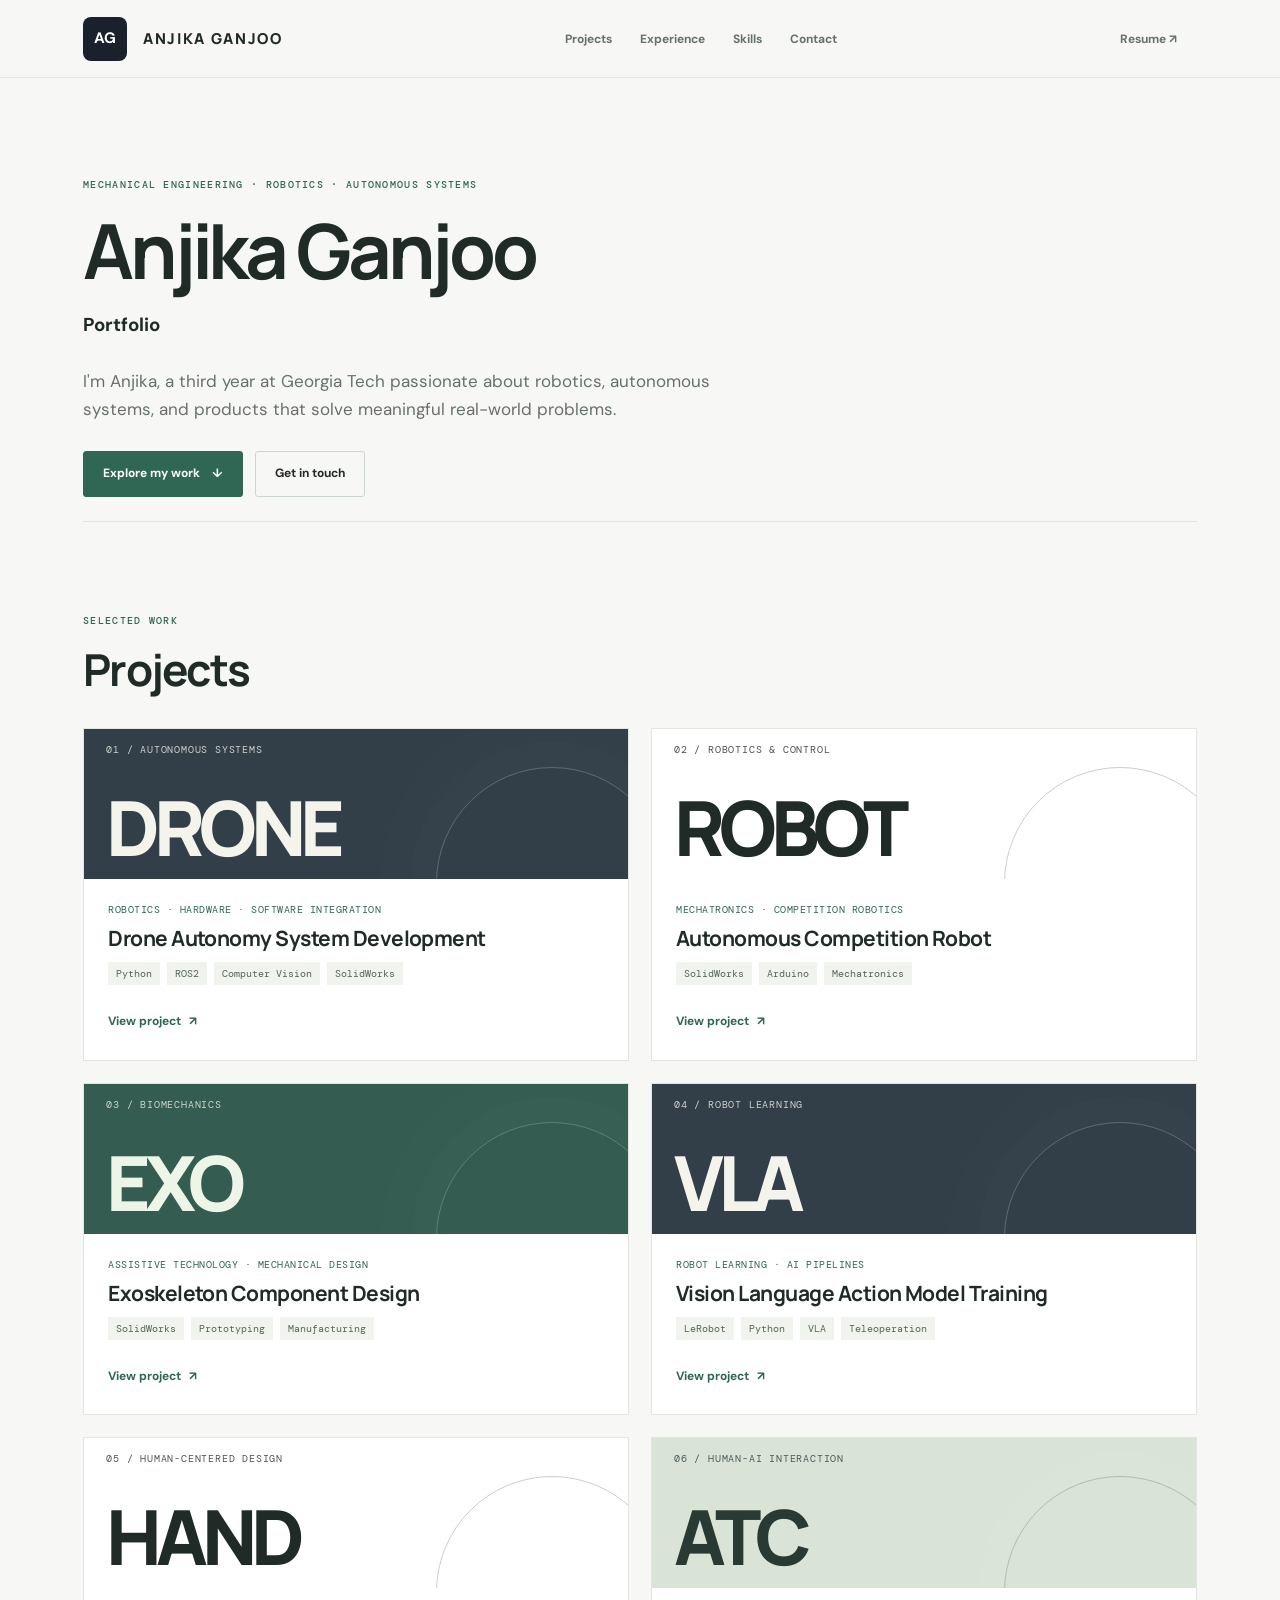
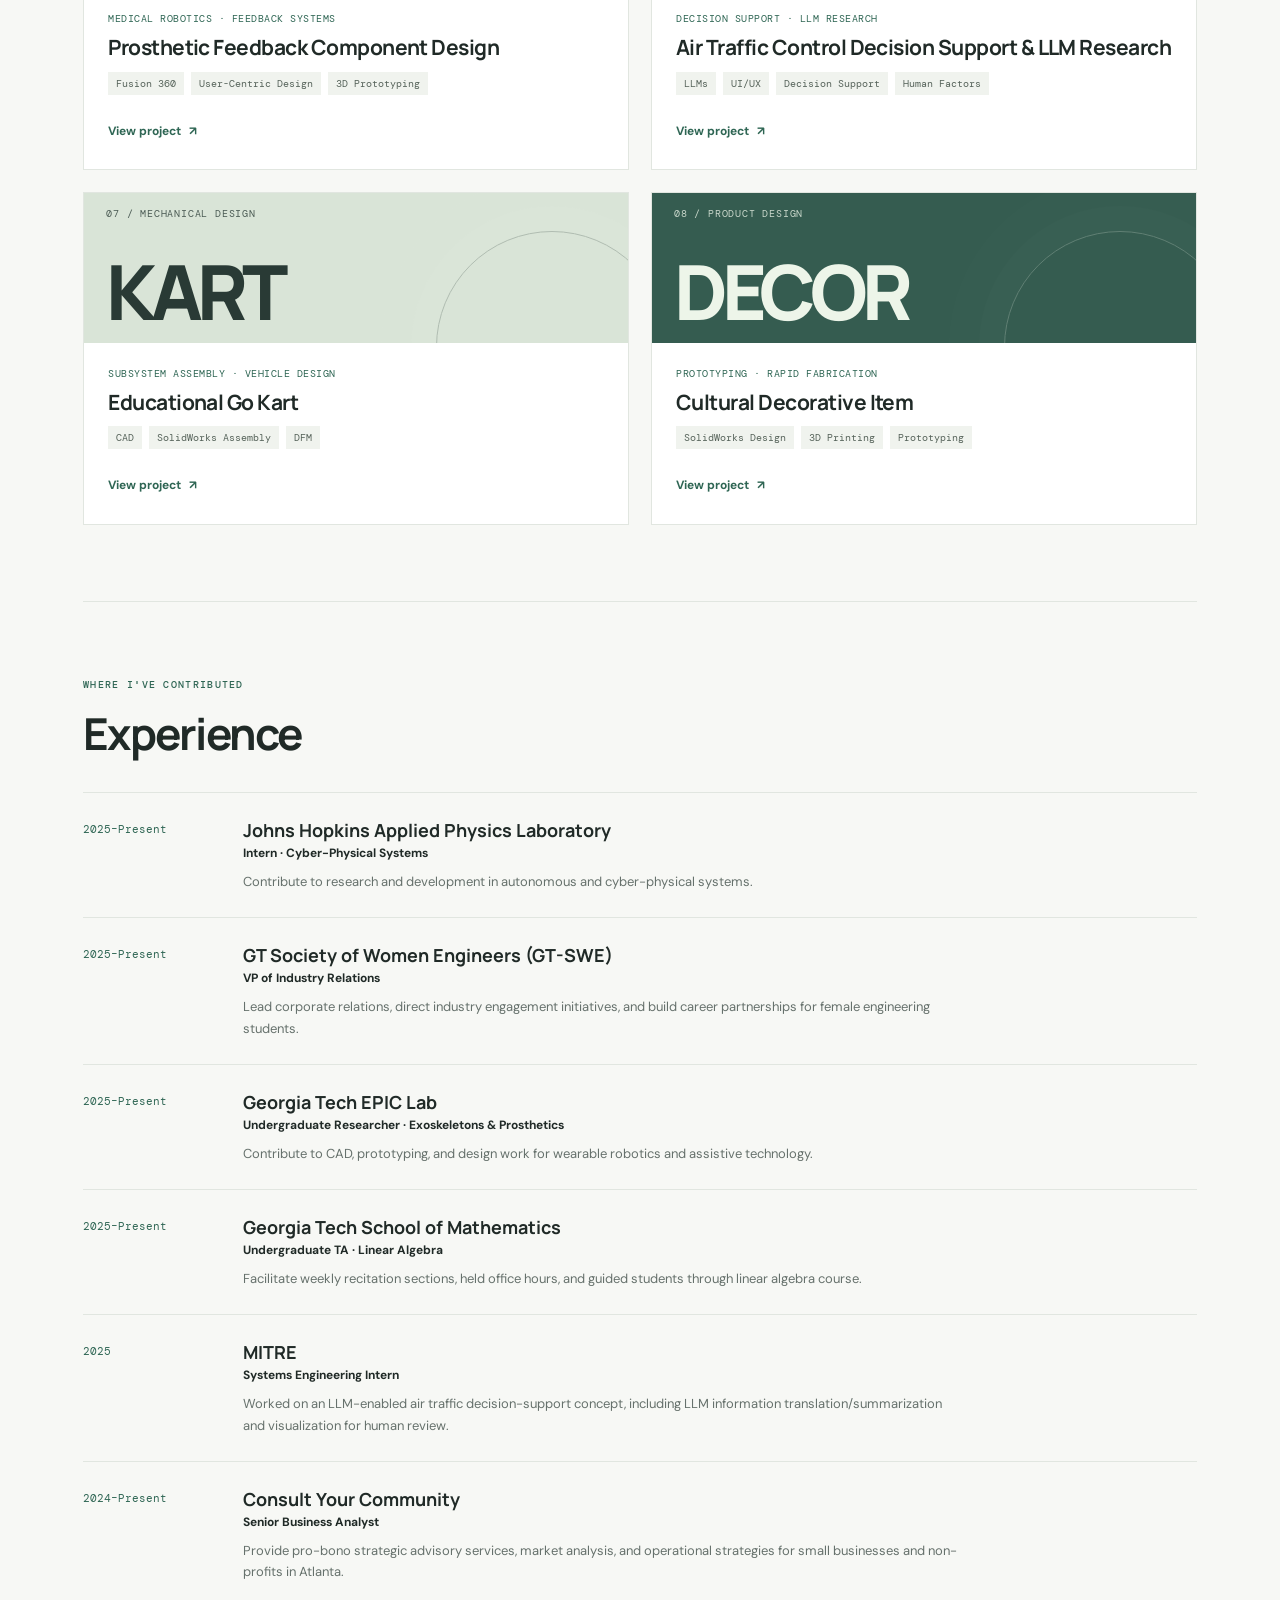
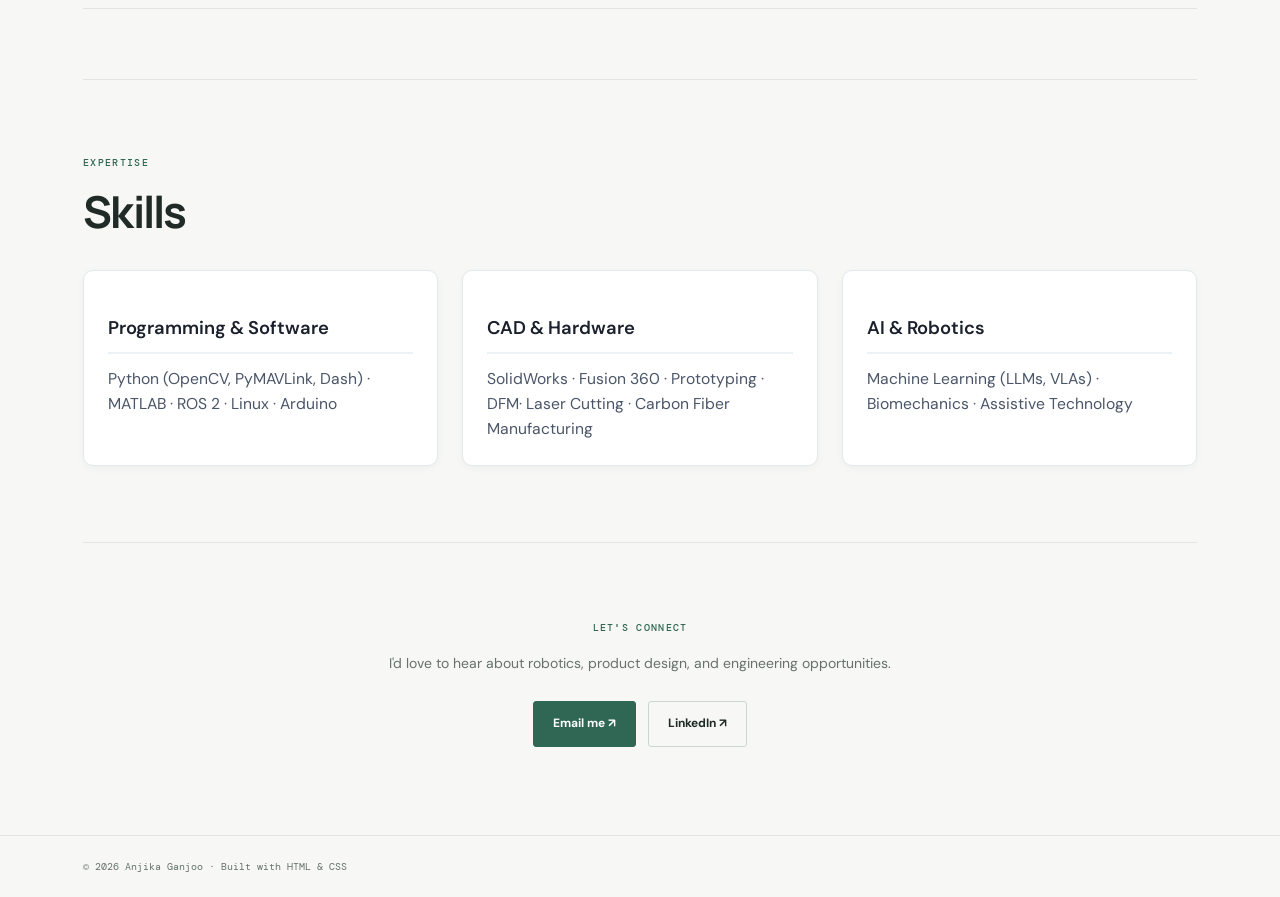
<file: index.html>
<!DOCTYPE HTML>
<html lang="en">
<head>
  <title>Anjika Ganjoo | Mechanical Engineering & Robotics</title>
  <meta charset="utf-8">
  <meta name="viewport" content="width=device-width, initial-scale=1">
  <meta name="description" content="Anjika Ganjoo's engineering portfolio: robotics, mechanical design, assistive technology, and autonomous systems.">
  <link rel="stylesheet" href="assets/css/main.css">
  <style>
    /* Header Headshot / Initials Box Style */
    #header {
      display: flex;
      align-items: center;
      justify-content: space-between;
    }
    .header-profile-box {
      display: flex;
      align-items: center;
      gap: 1rem;
    }
    .profile-avatar-placeholder {
      width: 44px;
      height: 44px;
      background: #1a202c;
      color: #ffffff;
      border-radius: 8px;
      display: flex;
      align-items: center;
      justify-content: center;
      font-weight: 700;
      font-size: 0.95rem;
      letter-spacing: 0.5px;
      overflow: hidden;
      flex-shrink: 0;
    }
    .profile-avatar-placeholder img {
      width: 100%;
      height: 100%;
      object-fit: cover;
    }

    /* Structured Skill Widget Cards */
    .skill-widget-grid {
      display: grid;
      grid-template-columns: repeat(auto-fit, minmax(260px, 1fr));
      gap: 1.5rem;
      margin-top: 2rem;
    }
    .skill-card {
      background: #ffffff;
      border: 1px solid #e2e8f0;
      border-radius: 10px;
      padding: 1.5rem;
      box-shadow: 0 2px 8px rgba(0, 0, 0, 0.04);
      transition: transform 0.2s ease, box-shadow 0.2s ease;
    }
    .skill-card:hover {
      transform: translateY(-2px);
      box-shadow: 0 6px 16px rgba(0, 0, 0, 0.08);
    }
    .skill-card h3 {
      font-size: 1.15rem;
      font-weight: 600;
      margin-bottom: 0.75rem;
      color: #1a202c;
      border-bottom: 2px solid #edf2f7;
      padding-bottom: 0.5rem;
    }
    .skill-card p {
      font-size: 0.98rem;
      line-height: 1.6;
      color: #4a5568;
      margin: 0;
    }
  </style>
</head>
<body>
  <div id="wrapper">
    <header id="header">
      <div class="header-profile-box">
        <!-- Replace inner <img> when you have your headshot photo -->
        <div class="profile-avatar-placeholder">AG</div>
        <h1><a href="index.html">ANJIKA GANJOO</a></h1>
      </div>
      <nav class="links" aria-label="Main navigation">
        <ul>
          <li><a href="#projects">Projects</a></li>
          <li><a href="#experience">Experience</a></li>
          <li><a href="#skills">Skills</a></li>
          <li><a href="#contact">Contact</a></li>
        </ul>
      </nav>
      <nav class="main" aria-label="Quick links">
        <ul>
          <li><a class="resume-link" href="resume.pdf" target="_blank" rel="noopener">Resume ↗</a></li>
          <li><a class="menu-toggle" href="#menu" aria-label="Open menu">☰</a></li>
        </ul>
      </nav>
    </header>

    <section id="menu" aria-label="Mobile navigation">
      <a href="#projects">Projects</a>
      <a href="#skills">Skills</a>
      <a href="#experience">Experience</a>
      <a href="#contact">Contact</a>
      <a href="resume.pdf" target="_blank" rel="noopener">Resume</a>
    </section>

    <div id="main">
      <section class="hero">
        <p class="eyebrow">MECHANICAL ENGINEERING · ROBOTICS · AUTONOMOUS SYSTEMS</p>
        <h2>Anjika Ganjoo</h2>
        <h3>Portfolio</h3>
        <p class="hero-copy">I'm Anjika, a third year at Georgia Tech passionate about robotics, autonomous systems, and products that solve meaningful real-world problems.</p>
        <div class="hero-actions">
          <a class="button primary" href="#projects">Explore my work <span aria-hidden="true">↓</span></a>
          <a class="button" href="#contact">Get in touch</a>
        </div>
      </section>

      <!-- Projects Section -->
      <section id="projects" class="content-section">
        <div class="section-heading">
          <div><p class="eyebrow">SELECTED WORK</p><h2>Projects</h2></div>
        </div>
        <div class="project-grid">
          
          <!-- 01 / Drone Autonomous System Hardware + Software Integration -->
          <article class="project-card">
            <a class="project-visual visual-autonomy" href="projects/autonomy.html" aria-label="View drone autonomous system hardware and software integration project">
              <span class="visual-label">01 / AUTONOMOUS SYSTEMS</span><span class="visual-art">DRONE</span>
            </a>
            <div class="project-body">
              <p class="project-type">ROBOTICS · HARDWARE · SOFTWARE INTEGRATION</p>
              <h3><a href="projects/autonomy.html">Drone Autonomy System Development</a></h3>
              <ul class="tags"><li>Python</li><li>ROS2</li><li>Computer Vision</li><li>SolidWorks</li></ul>
              <a class="text-link" href="projects/autonomy.html">View project <span>↗</span></a>
            </div>
          </article>

          <!-- 02 / ME 2110 Competition Robot -->
          <article class="project-card">
            <a class="project-visual visual-me2110" href="projects/me2110-robot.html" aria-label="View ME 2110 competition robot project">
              <span class="visual-label">02 / ROBOTICS & CONTROL</span><span class="visual-art">ROBOT</span>
            </a>
            <div class="project-body">
              <p class="project-type">MECHATRONICS · COMPETITION ROBOTICS</p>
              <h3><a href="projects/me2110-robot.html">Autonomous Competition Robot</a></h3>
              <ul class="tags"><li>SolidWorks</li><li>Arduino</li><li>Mechatronics</li></ul>
              <a class="text-link" href="projects/me2110-robot.html">View project <span>↗</span></a>
            </div>
          </article>

          <!-- 03 / Exoskeleton Component Design -->
          <article class="project-card">
            <a class="project-visual visual-exo" href="projects/exoskeleton.html" aria-label="View exoskeleton component design project">
              <span class="visual-label">03 / BIOMECHANICS</span><span class="visual-art">EXO</span>
            </a>
            <div class="project-body">
              <p class="project-type">ASSISTIVE TECHNOLOGY · MECHANICAL DESIGN</p>
              <h3><a href="projects/exoskeleton.html">Exoskeleton Component Design</a></h3>
              <ul class="tags"><li>SolidWorks</li><li>Prototyping</li><li>Manufacturing</li></ul>
              <a class="text-link" href="projects/exoskeleton.html">View project <span>↗</span></a>
            </div>
          </article>

          <!-- 04 / Vision Language Action Model Pipeline -->
          <article class="project-card">
            <a class="project-visual visual-vla" href="projects/robot-learning.html" aria-label="View Vision Language Action Model pipeline project">
              <span class="visual-label">04 / ROBOT LEARNING</span><span class="visual-art">VLA</span>
            </a>
            <div class="project-body">
              <p class="project-type">ROBOT LEARNING · AI PIPELINES</p>
              <h3><a href="projects/robot-learning.html">Vision Language Action Model Training</a></h3>
              <ul class="tags"><li>LeRobot</li><li>Python</li><li>VLA</li><li>Teleoperation</li></ul>
              <a class="text-link" href="projects/robot-learning.html">View project <span>↗</span></a>
            </div>
          </article>

          <!-- 05 / Prosthetic Feedback Component Design -->
          <article class="project-card">
            <a class="project-visual visual-prosthetic" href="projects/prosthetic.html" aria-label="View prosthetic feedback component design project">
              <span class="visual-label">05 / HUMAN-CENTERED DESIGN</span><span class="visual-art">HAND</span>
            </a>
            <div class="project-body">
              <p class="project-type">MEDICAL ROBOTICS · FEEDBACK SYSTEMS</p>
              <h3><a href="projects/prosthetic.html">Prosthetic Feedback Component Design</a></h3>
              <ul class="tags"><li>Fusion 360</li><li>User-Centric Design</li><li>3D Prototyping</li></ul>
              <a class="text-link" href="projects/prosthetic.html">View project <span>↗</span></a>
            </div>
          </article>

          <!-- 06 / Air Traffic Control Decision Support & LLM Research -->
          <article class="project-card">
            <a class="project-visual visual-atc" href="projects/mitre-atc.html" aria-label="View Air Traffic Control decision support and LLM research project">
              <span class="visual-label">06 / HUMAN-AI INTERACTION</span><span class="visual-art">ATC</span>
            </a>
            <div class="project-body">
              <p class="project-type">DECISION SUPPORT · LLM RESEARCH</p>
              <h3><a href="projects/mitre-atc.html">Air Traffic Control Decision Support & LLM Research</a></h3>
              <ul class="tags"><li>LLMs</li><li>UI/UX</li><li>Decision Support</li><li>Human Factors</li></ul>
              <a class="text-link" href="projects/mitre-atc.html">View project <span>↗</span></a>
            </div>
          </article>

          <!-- 07 / Educational Go Kart -->
          <article class="project-card">
            <a class="project-visual visual-gokart" href="projects/go-kart.html" aria-label="View ME 1670 Go Kart project">
              <span class="visual-label">07 / MECHANICAL DESIGN</span><span class="visual-art">KART</span>
            </a>
            <div class="project-body">
              <p class="project-type">SUBSYSTEM ASSEMBLY · VEHICLE DESIGN</p>
              <h3><a href="projects/go-kart.html">Educational Go Kart</a></h3>
              <ul class="tags"><li>CAD</li><li>SolidWorks Assembly</li><li>DFM</li></ul>
              <a class="text-link" href="projects/go-kart.html">View project <span>↗</span></a>
            </div>
          </article>

          <!-- 08 / Cultural Decorative Item -->
          <article class="project-card">
            <a class="project-visual visual-decorative" href="projects/decorative-item.html" aria-label="View ME 1670 decorative design item project">
              <span class="visual-label">08 / PRODUCT DESIGN</span><span class="visual-art">DECOR</span>
            </a>
            <div class="project-body">
              <p class="project-type">PROTOTYPING · RAPID FABRICATION</p>
              <h3><a href="projects/decorative-item.html">Cultural Decorative Item</a></h3>
              <ul class="tags"><li>SolidWorks Design</li><li>3D Printing</li><li>Prototyping</li></ul>
              <a class="text-link" href="projects/decorative-item.html">View project <span>↗</span></a>
            </div>
          </article>

        </div>
      </section>

      <!-- Experience Section -->
      <section id="experience" class="content-section experience-section">
        <div class="section-heading">
          <div><p class="eyebrow">WHERE I'VE CONTRIBUTED</p><h2>Experience</h2></div>
        </div>
        <div class="timeline">
          <article class="timeline-item">
            <div class="timeline-date">2025–Present</div>
            <div>
              <h3>Johns Hopkins Applied Physics Laboratory</h3>
              <p class="role">Intern · Cyber-Physical Systems</p>
              <p>Contribute to research and development in autonomous and cyber-physical systems.</p>
            </div>
          </article>
          <article class="timeline-item">
            <div class="timeline-date">2025–Present</div>
            <div>
              <h3>GT Society of Women Engineers (GT-SWE)</h3>
              <p class="role">VP of Industry Relations</p>
              <p>Lead corporate relations, direct industry engagement initiatives, and build career partnerships for female engineering students.</p>
            </div>
          </article>
          <article class="timeline-item">
            <div class="timeline-date">2025–Present</div>
            <div>
              <h3>Georgia Tech EPIC Lab</h3>
              <p class="role">Undergraduate Researcher · Exoskeletons & Prosthetics</p>
              <p>Contribute to CAD, prototyping, and design work for wearable robotics and assistive technology.</p>
            </div>
          </article>
          <article class="timeline-item">
            <div class="timeline-date">2025–Present</div>
            <div>
              <h3>Georgia Tech School of Mathematics</h3>
              <p class="role">Undergraduate TA · Linear Algebra</p>
              <p>Facilitate weekly recitation sections, held office hours, and guided students through linear algebra course.</p>
            </div>
          </article>
          <article class="timeline-item">
            <div class="timeline-date">2025</div>
            <div>
              <h3>MITRE</h3>
              <p class="role">Systems Engineering Intern</p>
              <p>Worked on an LLM-enabled air traffic decision-support concept, including LLM information translation/summarization and visualization for human review.</p>
            </div>
          </article>
          <article class="timeline-item">
            <div class="timeline-date">2024–Present</div>
            <div>
              <h3>Consult Your Community</h3>
              <p class="role">Senior Business Analyst</p>
              <p>Provide pro-bono strategic advisory services, market analysis, and operational strategies for small businesses and non-profits in Atlanta.</p>
            </div>
          </article>
        </div>
      </section>

      <!-- Skills Section -->
      <section id="skills" class="content-section">
        <div class="section-heading">
          <div><p class="eyebrow">EXPERTISE</p><h2>Skills</h2></div>
        </div>
        <div class="skill-widget-grid">
          <div class="skill-card">
            <h3>Programming & Software</h3>
            <p>Python (OpenCV, PyMAVLink, Dash) · MATLAB · ROS 2 · Linux · Arduino</p>
          </div>
          <div class="skill-card">
            <h3>CAD & Hardware</h3>
            <p>SolidWorks · Fusion 360 · Prototyping · DFM· Laser Cutting · Carbon Fiber Manufacturing</p>
          </div>
          <div class="skill-card">
            <h3>AI & Robotics</h3>
            <p>Machine Learning (LLMs, VLAs) · Biomechanics · Assistive Technology</p>
          </div>
        </div>
      </section>

      <section id="contact" class="contact-section">
        <p class="eyebrow">LET'S CONNECT</p>
        <p>I'd love to hear about robotics, product design, and engineering opportunities.</p>
        <div class="hero-actions">
          <a class="button primary" href="mailto:anjika.ganjoo@gmail.com">Email me ↗</a>
          <a class="button" href="https://www.linkedin.com/in/anjika-ganjoo/" target="_blank" rel="noopener">LinkedIn ↗</a>
        </div>
      </section>
    </div>

    <footer id="footer">
      <p>© <span id="year">2026</span> Anjika Ganjoo · Built with HTML & CSS</p>
    </footer>
  </div>
  <script src="assets/js/main.js"></script>
</body>
</html>
</file>
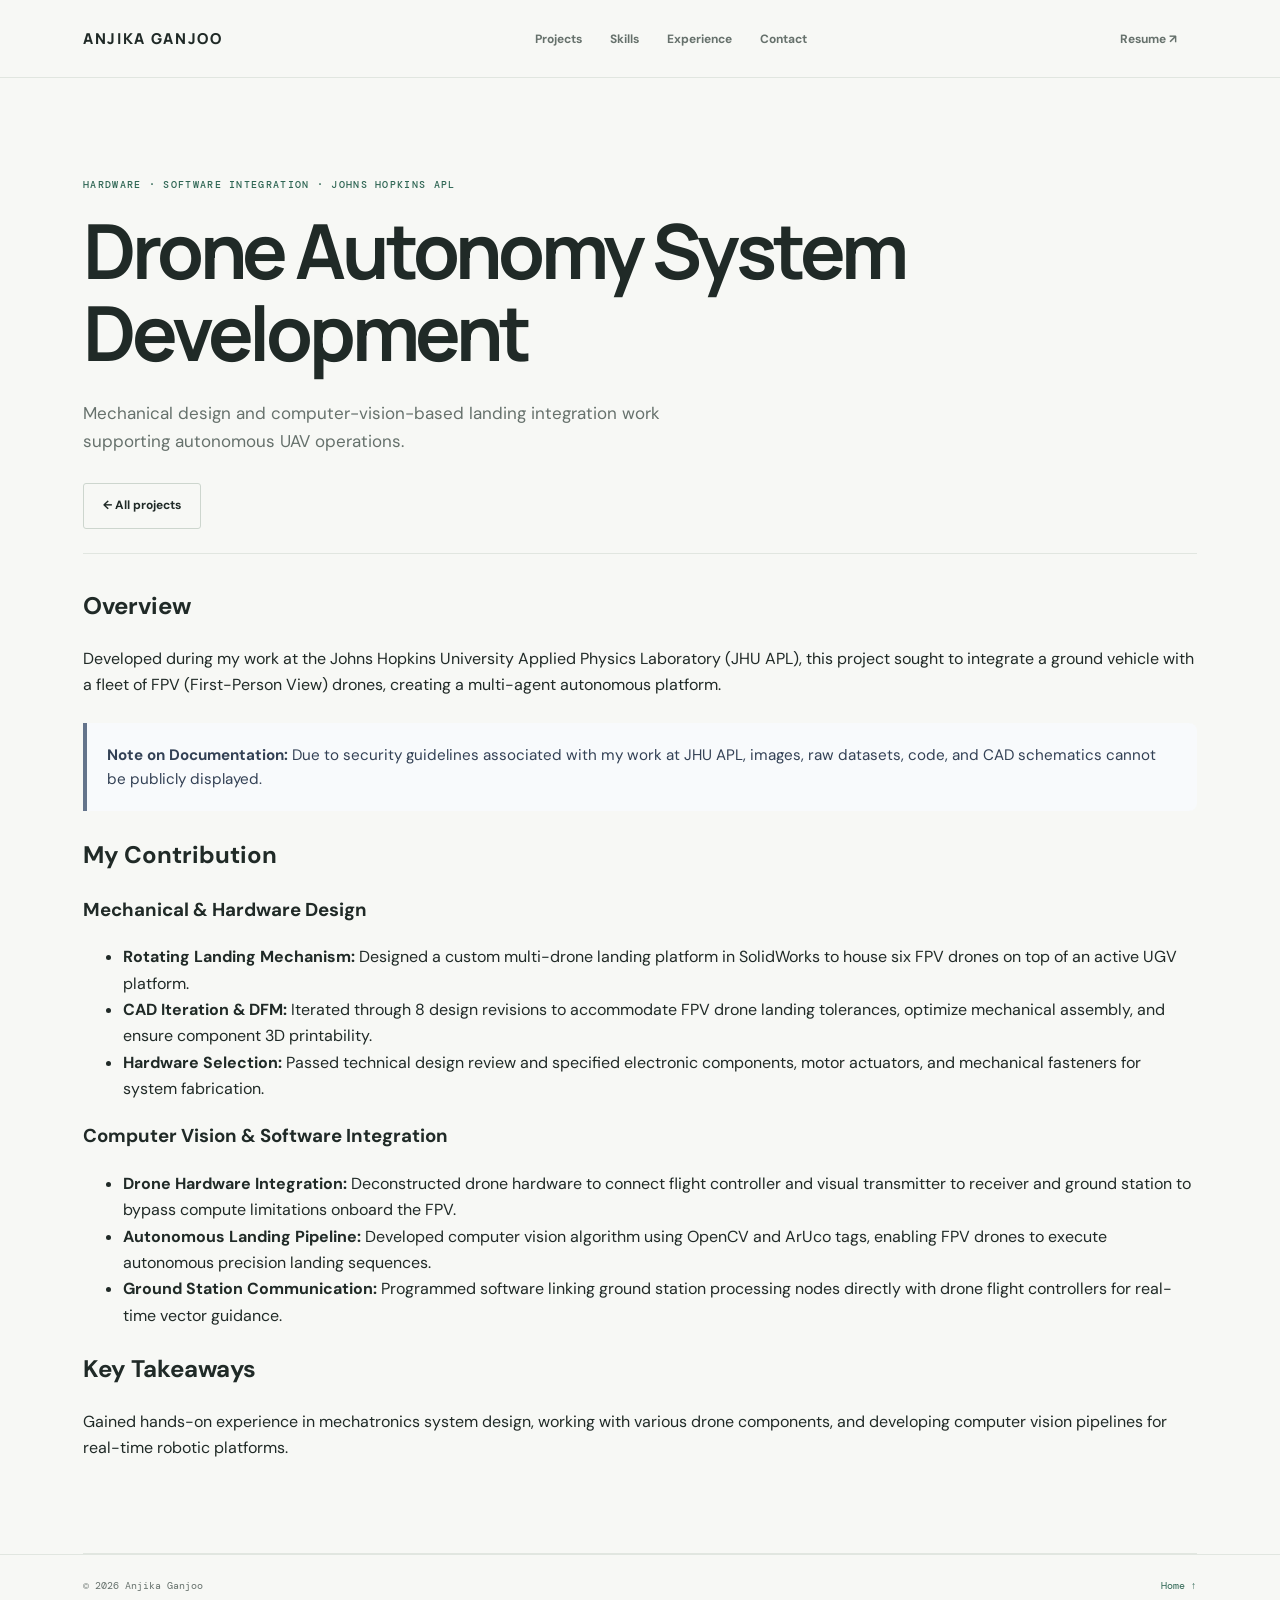
<file: projects/autonomy.html>
<!DOCTYPE html>
<html lang="en">
<head>
  <title>Autonomous Systems & Integration | Anjika Ganjoo</title>
  <meta charset="utf-8">
  <meta name="viewport" content="width=device-width, initial-scale=1">
  <link rel="stylesheet" href="../assets/css/main.css">
  <style>
    /* Styling for restricted notice callout */
    .restricted-notice {
      background: #f8fafc;
      border-left: 4px solid #64748b;
      padding: 1.25rem;
      border-radius: 0 8px 8px 0;
      margin: 1.5rem 0;
      color: #334155;
      font-size: 0.95rem;
      line-height: 1.6;
    }
  </style>
</head>
<body>
  <div id="wrapper">
    <header id="header">
      <h1><a href="../index.html">ANJIKA GANJOO</a></h1>
      <nav class="links">
        <ul>
          <li><a href="../index.html#projects">Projects</a></li>
          <li><a href="../index.html#skills">Skills</a></li>
          <li><a href="../index.html#experience">Experience</a></li>
          <li><a href="../index.html#contact">Contact</a></li>
        </ul>
      </nav>
      <nav class="main">
        <ul>
          <li><a class="resume-link" href="../resume.pdf" target="_blank" rel="noopener">Resume ↗</a></li>
          <li><a class="menu-toggle" href="#menu" aria-label="Open menu">☰</a></li>
        </ul>
      </nav>
    </header>

    <section id="menu">
      <a href="../index.html#projects">Projects</a>
      <a href="../index.html#skills">Skills</a>
      <a href="../index.html#experience">Experience</a>
      <a href="../index.html#contact">Contact</a>
      <a href="../resume.pdf" target="_blank" rel="noopener">Resume</a>
    </section>

    <main id="main">
      <section class="hero">
        <p class="eyebrow">HARDWARE · SOFTWARE INTEGRATION · JOHNS HOPKINS APL</p>
        <h2>Drone Autonomy System Development</h2>
        <p class="hero-copy">Mechanical design and computer-vision-based landing integration work supporting autonomous UAV operations.</p>
        <div class="hero-actions"><a class="button" href="../index.html#projects">← All projects</a></div>
      </section>
      
      <section class="content-section project-detail">
        <h2>Overview</h2>
        <p>Developed during my work at the Johns Hopkins University Applied Physics Laboratory (JHU APL), this project sought to integrate a ground vehicle with a fleet of FPV (First-Person View) drones, creating a multi-agent autonomous platform.</p>

        <div class="restricted-notice">
          <strong>Note on Documentation:</strong> Due to security guidelines associated with my work at JHU APL, images, raw datasets, code, and CAD schematics cannot be publicly displayed.
        </div>

        <h2>My Contribution</h2>

        <h3>Mechanical & Hardware Design</h3>
        <ul>
          <li><strong>Rotating Landing Mechanism:</strong> Designed a custom multi-drone landing platform in SolidWorks to house six FPV drones on top of an active UGV platform.</li>
          <li><strong>CAD Iteration & DFM:</strong> Iterated through 8 design revisions to accommodate FPV drone landing tolerances, optimize mechanical assembly, and ensure component 3D printability.</li>
          <li><strong>Hardware Selection:</strong> Passed technical design review and specified electronic components, motor actuators, and mechanical fasteners for system fabrication.</li>
        </ul>

        <h3>Computer Vision & Software Integration</h3>
        <ul>
          <li><strong>Drone Hardware Integration:</strong> Deconstructed drone hardware to connect flight controller and visual transmitter to receiver and ground station to bypass compute limitations onboard the FPV.</li>
          <li><strong>Autonomous Landing Pipeline:</strong> Developed computer vision algorithm using OpenCV and ArUco tags, enabling FPV drones to execute autonomous precision landing sequences.</li>
          <li><strong>Ground Station Communication:</strong> Programmed software linking ground station processing nodes directly with drone flight controllers for real-time vector guidance.</li>
        </ul>

        <h2>Key Takeaways</h2>
        <p>Gained hands-on experience in mechatronics system design, working with various drone components, and developing computer vision pipelines for real-time robotic platforms.</p>
      </section>
    </main>

    <footer id="footer">
      <p>© <span id="year">2026</span> Anjika Ganjoo</p>
      <a href="../index.html">Home ↑</a>
    </footer>
  </div>
  <script src="../assets/js/main.js"></script>
</body>
</html>
</file>
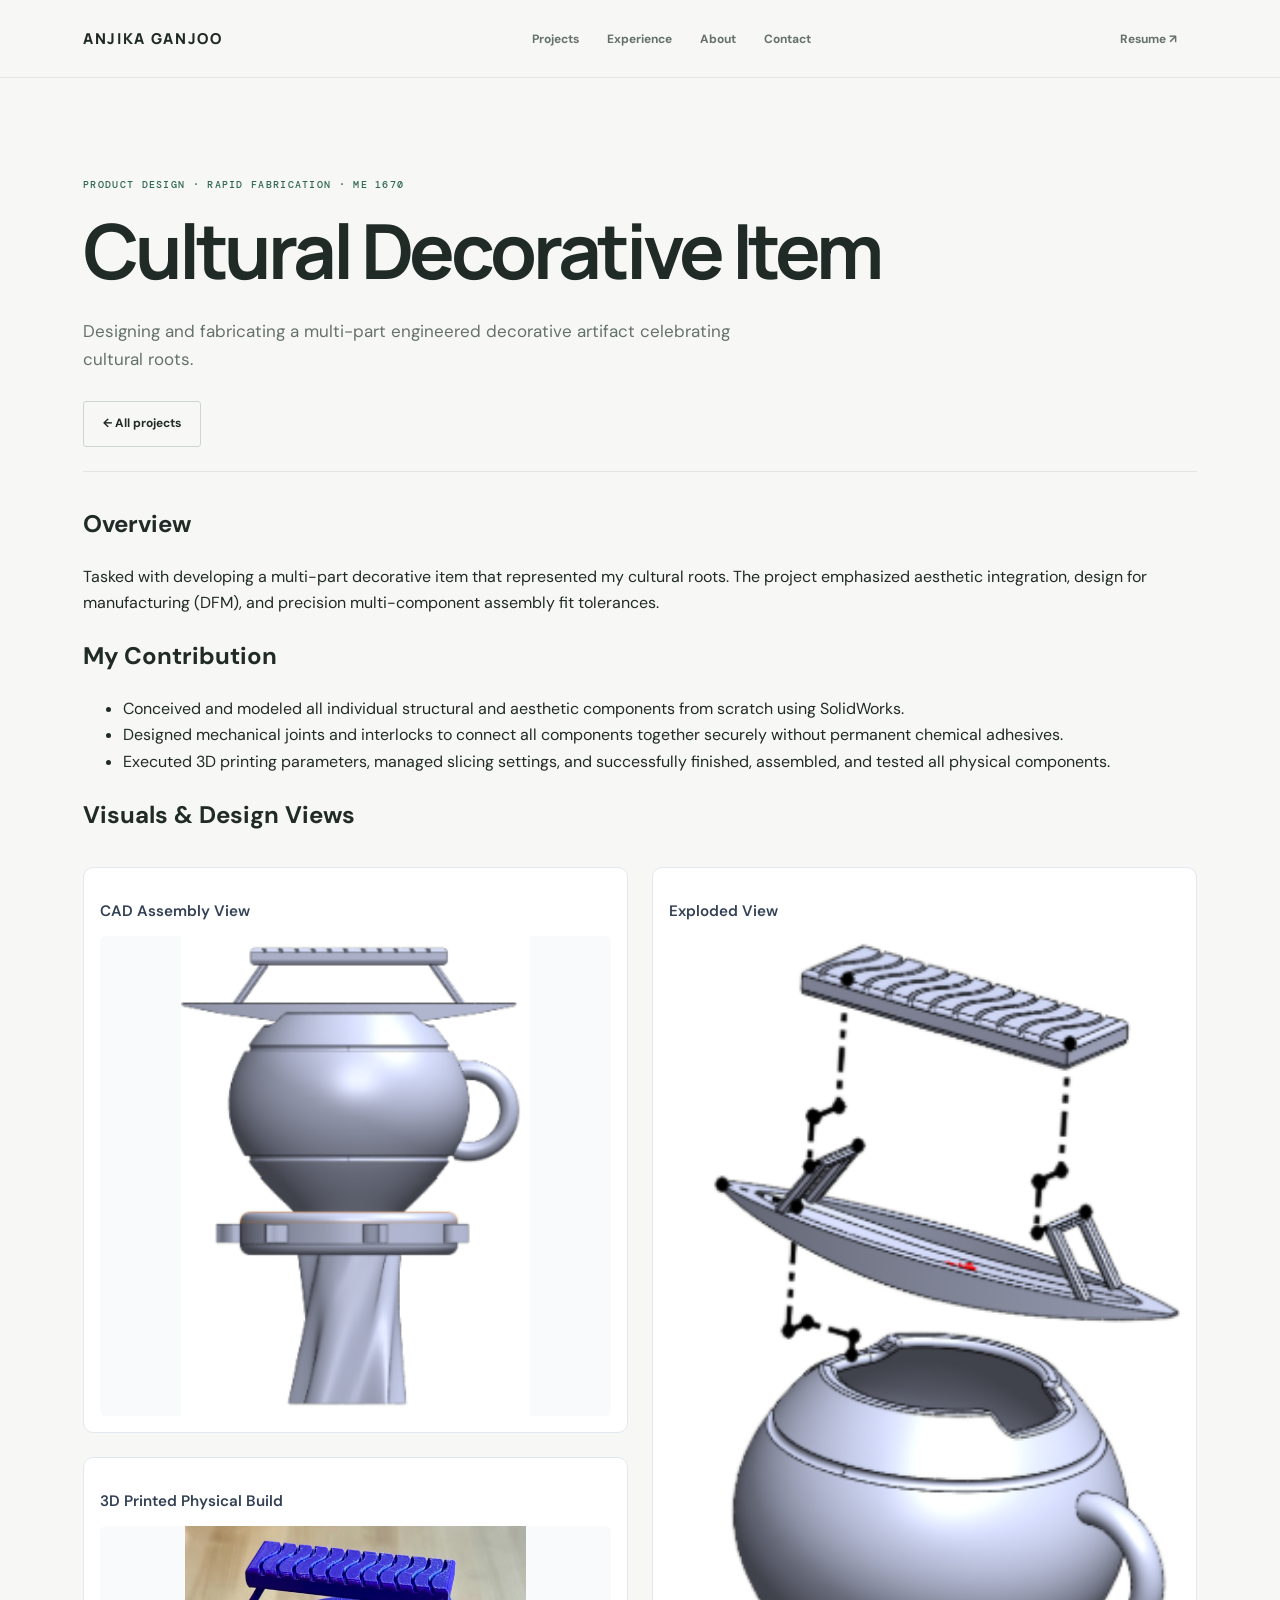
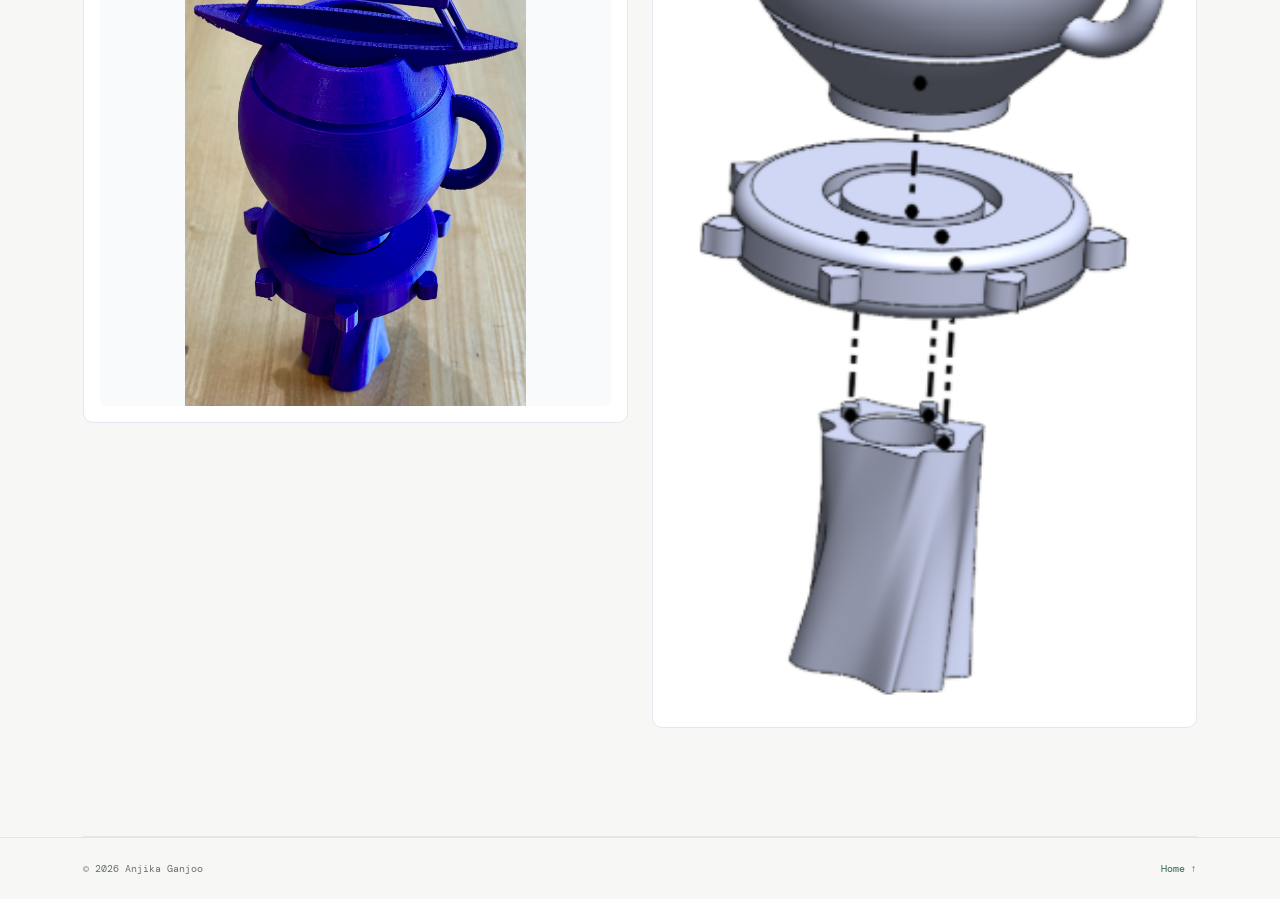
<file: projects/decorative-item.html>
<!DOCTYPE HTML>
<html lang="en">
<head>
  <title>ME 1670 Decorative Item Design | Anjika Ganjoo</title>
  <meta charset="utf-8">
  <meta name="viewport" content="width=device-width, initial-scale=1">
  <link rel="stylesheet" href="../assets/css/main.css">
  
</head>
<body>
  <div id="wrapper">
    <header id="header">
      <h1><a href="../index.html">ANJIKA GANJOO</a></h1>
      <nav class="links"><ul><li><a href="../index.html#projects">Projects</a></li><li><a href="../index.html#experience">Experience</a></li><li><a href="../index.html#about">About</a></li><li><a href="../index.html#contact">Contact</a></li></ul></nav>
      <nav class="main"><ul><li><a class="resume-link" href="../resume.pdf">Resume ↗</a></li><li><a class="menu-toggle" href="#menu" aria-label="Open menu">☰</a></li></ul></nav>
    </header>
    <section id="menu"><a href="../index.html#projects">Projects</a><a href="../index.html#experience">Experience</a><a href="../index.html#about">About</a><a href="../index.html#contact">Contact</a></section>
    <main id="main">
      <section class="hero">
        <p class="eyebrow">PRODUCT DESIGN · RAPID FABRICATION · ME 1670</p>
        <h2>Cultural Decorative Item</h2>
        <p class="hero-copy">Designing and fabricating a multi-part engineered decorative artifact celebrating cultural roots.</p>
        <div class="hero-actions"><a class="button" href="../index.html#projects">← All projects</a></div>
      </section>
      
      <section class="content-section project-detail">
        <h2>Overview</h2>
        <p>Tasked with developing a multi-part decorative item that represented my cultural roots. The project emphasized aesthetic integration, design for manufacturing (DFM), and precision multi-component assembly fit tolerances.</p>
        
        <h2>My Contribution</h2>
        <ul>
          <li>Conceived and modeled all individual structural and aesthetic components from scratch using SolidWorks.</li>
          <li>Designed mechanical joints and interlocks to connect all components together securely without permanent chemical adhesives.</li>
          <li>Executed 3D printing parameters, managed slicing settings, and successfully finished, assembled, and tested all physical components.</li>
        </ul>

        <h2>Visuals & Design Views</h2>
        
        <!-- Image Section -->
        <!-- Custom Asymmetric Image Layout -->
        <div class="custom-image-layout">
          
          <!-- Left Column: Stacked 1 & 3 -->
          <div class="column-left">
            <!-- Image 1 -->
            <div class="image-placeholder-card styled-image-card">
              <p class="placeholder-title">CAD Assembly View</p>
              <div class="image-frame">
                <img src="../assets/images/decorative-assembly.png" alt="CAD Assembly View of the Kashmiri Decorative Item">
              </div>
            </div>

            <!-- Image 3 -->
            <div class="image-placeholder-card styled-image-card">
              <p class="placeholder-title">3D Printed Physical Build</p>
              <div class="image-frame">
                <img src="../assets/images/decorative-printed.png" alt="Final 3D printed and assembled decorative item">
              </div>
            </div>
          </div>

          <!-- Right Column: Tall Image 2 -->
          <div class="column-right">
            <div class="image-placeholder-card styled-image-card tall-card">
              <p class="placeholder-title">Exploded View</p>
              <div class="image-frame tall-frame">
                <img src="../assets/images/decorative-exploded.png" alt="Exploded View CAD render showing internal components">
              </div>
            </div>
          </div>

        </div>

      </section>
    </main>
    <footer id="footer"><p>© <span id="year">2026</span> Anjika Ganjoo</p><a href="../index.html">Home ↑</a></footer>
  </div>
  <script src="../assets/js/main.js"></script>
</body>
</html>
</file>
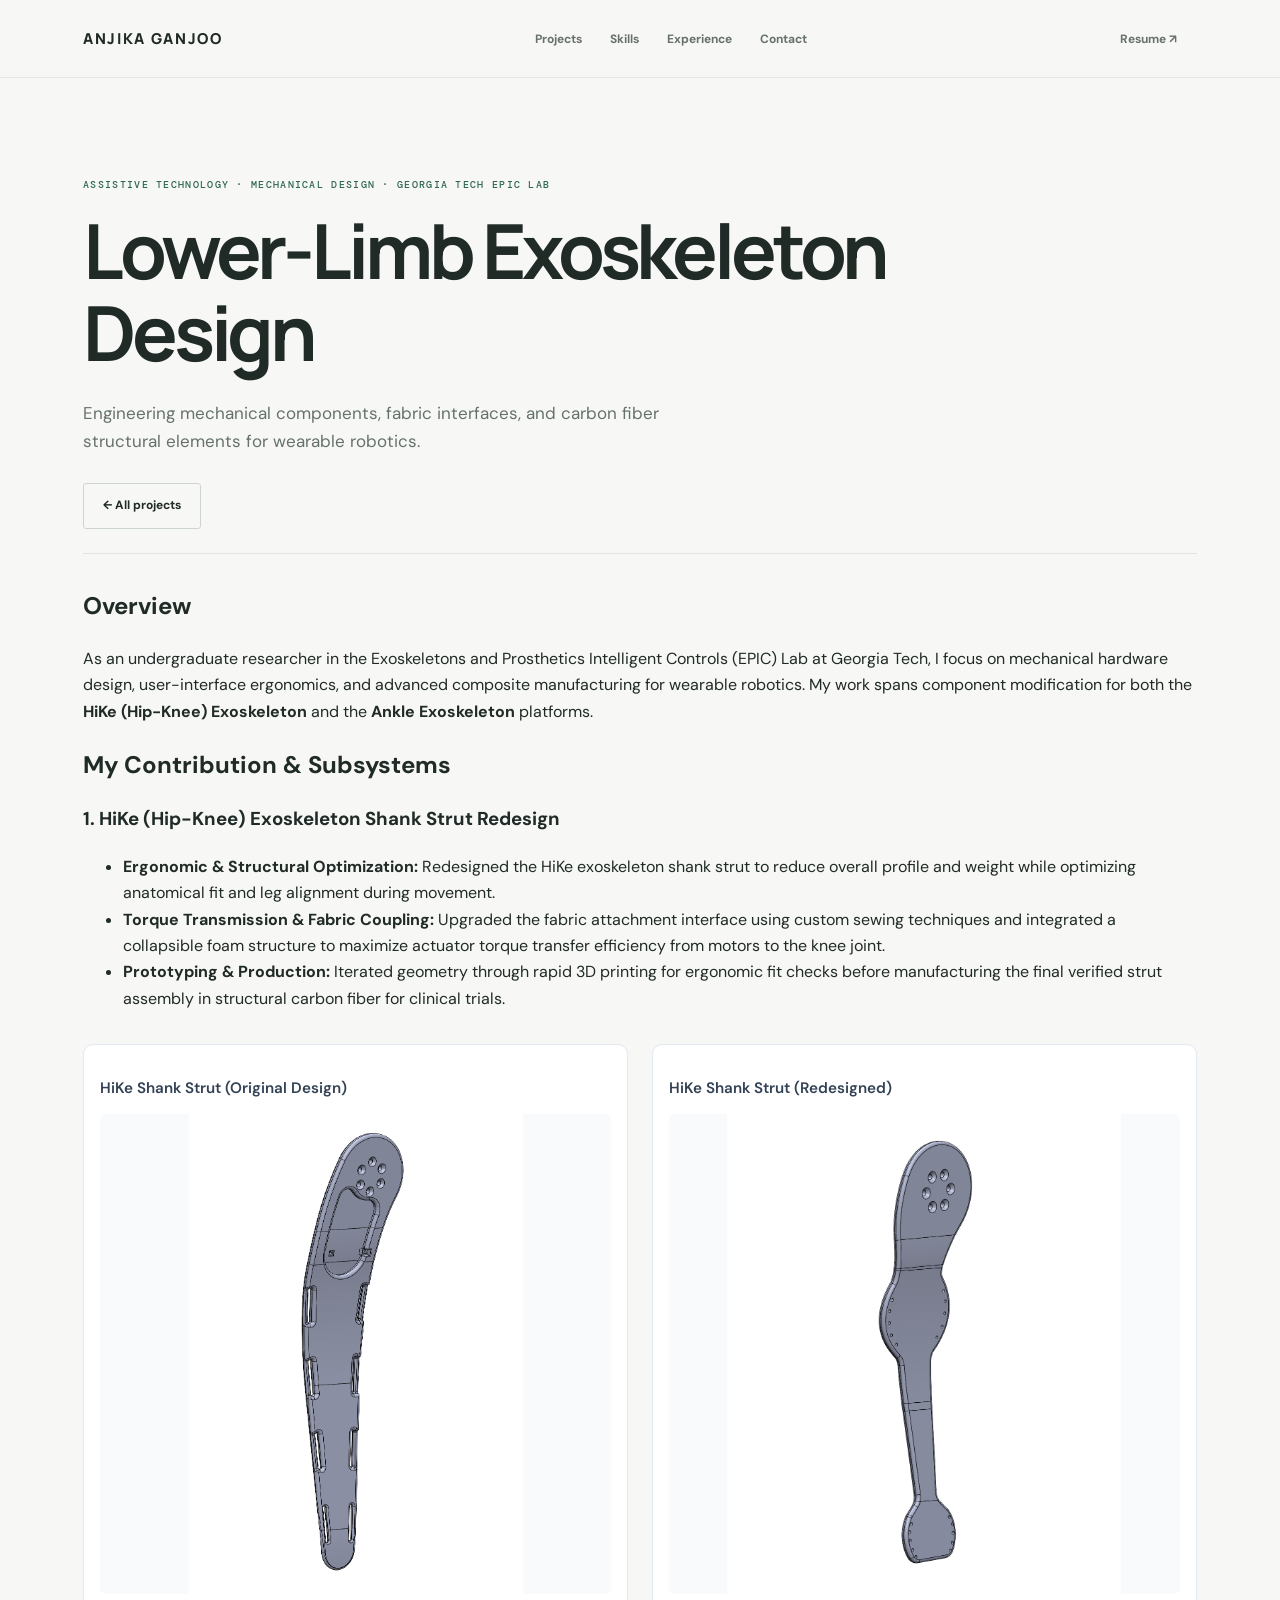
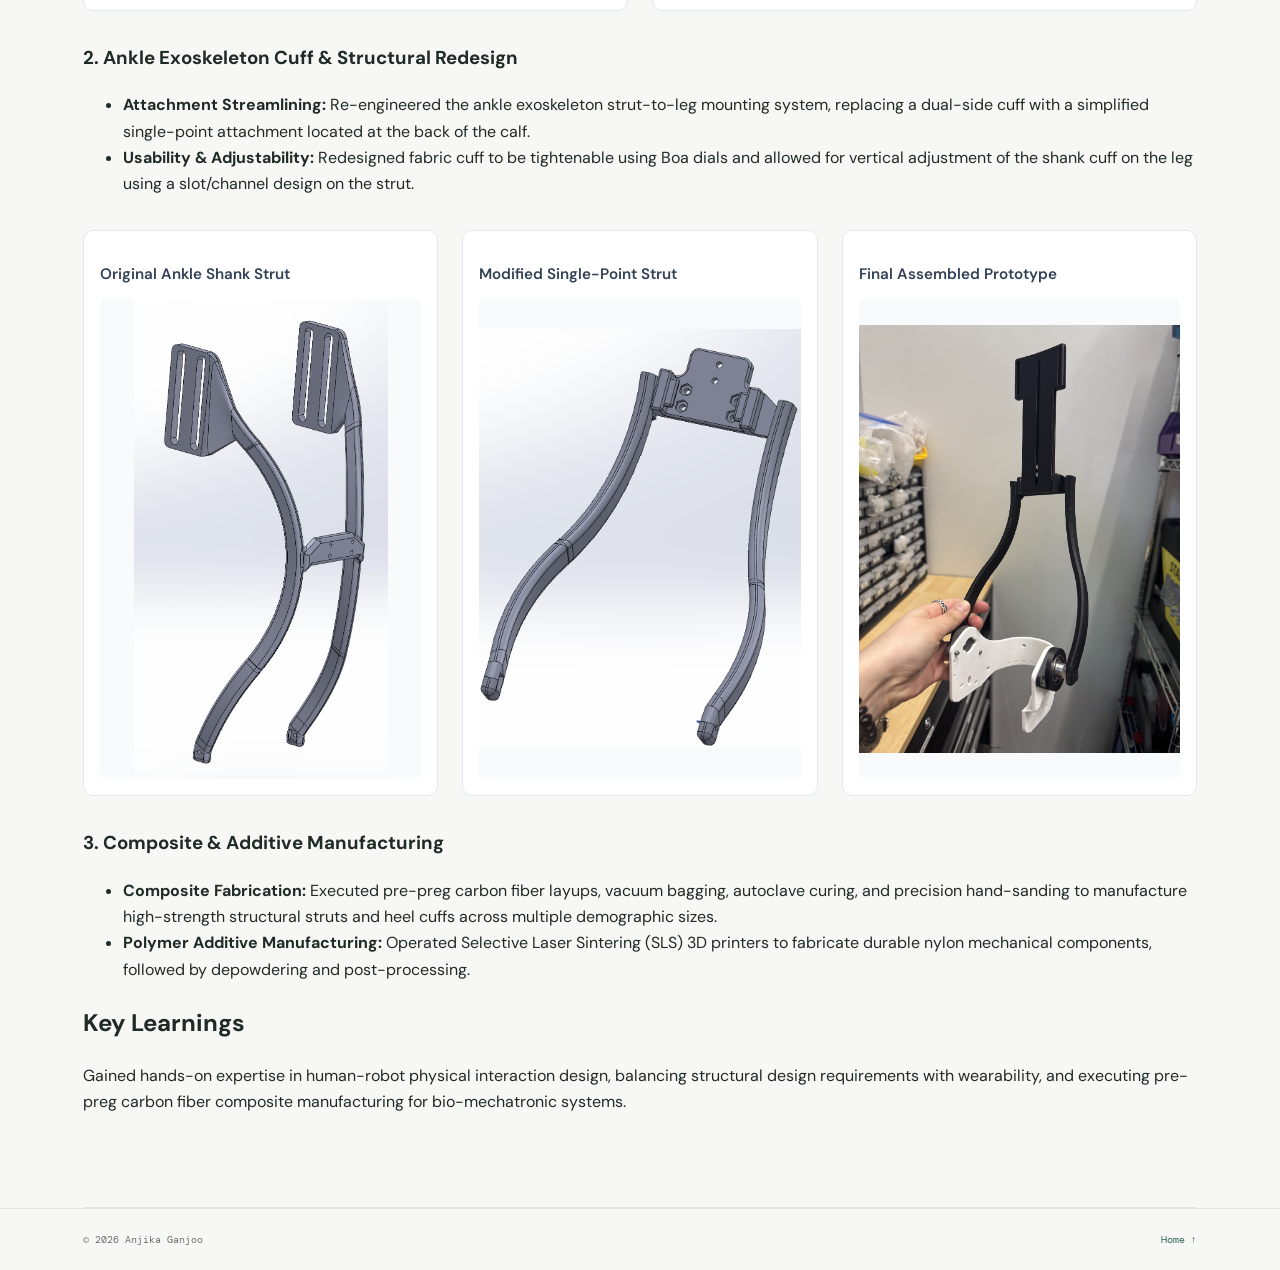
<file: projects/exoskeleton.html>
<!DOCTYPE html>
<html lang="en">
<head>
  <title>Lower-Limb Exoskeleton Design | Anjika Ganjoo</title>
  <meta charset="utf-8">
  <meta name="viewport" content="width=device-width, initial-scale=1">
  <link rel="stylesheet" href="../assets/css/main.css">
  
</head>
<body>
  <div id="wrapper">
    <header id="header">
      <h1><a href="../index.html">ANJIKA GANJOO</a></h1>
      <nav class="links"><ul><li><a href="../index.html#projects">Projects</a></li><li><a href="../index.html#skills">Skills</a></li><li><a href="../index.html#experience">Experience</a></li><li><a href="../index.html#contact">Contact</a></li></ul></nav>
      <nav class="main"><ul><li><a class="resume-link" href="../resume.pdf" target="_blank" rel="noopener">Resume ↗</a></li><li><a class="menu-toggle" href="#menu" aria-label="Open menu">☰</a></li></ul></nav>
    </header>
    <section id="menu"><a href="../index.html#projects">Projects</a><a href="../index.html#skills">Skills</a><a href="../index.html#experience">Experience</a><a href="../index.html#contact">Contact</a></section>
    <main id="main">
      <section class="hero">
        <p class="eyebrow">ASSISTIVE TECHNOLOGY · MECHANICAL DESIGN · GEORGIA TECH EPIC LAB</p>
        <h2>Lower-Limb Exoskeleton Design</h2>
        <p class="hero-copy">Engineering mechanical components, fabric interfaces, and carbon fiber structural elements for wearable robotics.</p>
        <div class="hero-actions"><a class="button" href="../index.html#projects">← All projects</a></div>
      </section>
      
      <section class="content-section project-detail">
        <h2>Overview</h2>
        <p>As an undergraduate researcher in the <a href="https://www.epic.gatech.edu/" target="_blank" rel="noopener">Exoskeletons and Prosthetics Intelligent Controls (EPIC) Lab</a> at Georgia Tech, I focus on mechanical hardware design, user-interface ergonomics, and advanced composite manufacturing for wearable robotics. My work spans component modification for both the <strong>HiKe (Hip-Knee) Exoskeleton</strong> and the <strong>Ankle Exoskeleton</strong> platforms.</p>

        <h2>My Contribution & Subsystems</h2>

        <h3>1. HiKe (Hip-Knee) Exoskeleton Shank Strut Redesign</h3>
        <ul>
          <li><strong>Ergonomic & Structural Optimization:</strong> Redesigned the HiKe exoskeleton shank strut to reduce overall profile and weight while optimizing anatomical fit and leg alignment during movement.</li>
          <li><strong>Torque Transmission & Fabric Coupling:</strong> Upgraded the fabric attachment interface using custom sewing techniques and integrated a collapsible foam structure to maximize actuator torque transfer efficiency from motors to the knee joint.</li>
          <li><strong>Prototyping & Production:</strong> Iterated geometry through rapid 3D printing for ergonomic fit checks before manufacturing the final verified strut assembly in structural carbon fiber for clinical trials.</li>
        </ul>

        <!-- HiKe Comparison Images (Old vs New) -->
        <div class="image-2col-grid">
          <div class="image-placeholder-card styled-image-card">
            <p class="placeholder-title">HiKe Shank Strut (Original Design)</p>
            <div class="image-frame">
              <img src="../assets/images/hike-strut-og.png" alt="Original HiKe knee strut design">
            </div>
          </div>
          <div class="image-placeholder-card styled-image-card">
            <p class="placeholder-title">HiKe Shank Strut (Redesigned)</p>
            <div class="image-frame">
              <img src="../assets/images/hike-strut-new.png" alt="Redesigned HiKe knee strut with improved torque transmission">
            </div>
          </div>
        </div>

        <h3>2. Ankle Exoskeleton Cuff & Structural Redesign</h3>
        <ul>
          <li><strong>Attachment Streamlining:</strong> Re-engineered the ankle exoskeleton strut-to-leg mounting system, replacing a dual-side cuff with a simplified single-point attachment located at the back of the calf.</li>
          <li><strong>Usability & Adjustability:</strong> Redesigned fabric cuff to be tightenable using Boa dials and allowed for vertical adjustment of the shank cuff on the leg using a slot/channel design on the strut.</li>
        </ul>

        <!-- Ankle Exoskeleton Images (Original, Modified, Physical Build) -->
        <div class="image-3col-grid">
          <div class="image-placeholder-card styled-image-card">
            <p class="placeholder-title">Original Ankle Shank Strut</p>
            <div class="image-frame">
              <img src="../assets/images/ankle-strut-og.png" alt="Original dual-side ankle strut">
            </div>
          </div>
          <div class="image-placeholder-card styled-image-card">
            <p class="placeholder-title">Modified Single-Point Strut</p>
            <div class="image-frame">
              <img src="../assets/images/ankle-strut-new.png" alt="Redesigned single-point rear calf attachment strut">
            </div>
          </div>
          <div class="image-placeholder-card styled-image-card">
            <p class="placeholder-title">Final Assembled Prototype</p>
            <div class="image-frame">
              <img src="../assets/images/ankle-assem-new.jpg" alt="Manufactured ankle exoskeleton hardware ready for testing">
            </div>
          </div>
        </div>

        <h3>3. Composite & Additive Manufacturing</h3>
        <ul>
          <li><strong>Composite Fabrication:</strong> Executed pre-preg carbon fiber layups, vacuum bagging, autoclave curing, and precision hand-sanding to manufacture high-strength structural struts and heel cuffs across multiple demographic sizes.</li>
          <li><strong>Polymer Additive Manufacturing:</strong> Operated Selective Laser Sintering (SLS) 3D printers to fabricate durable nylon mechanical components, followed by depowdering and post-processing.</li>
        </ul>

        <h2>Key Learnings</h2>
        <p>Gained hands-on expertise in human-robot physical interaction design, balancing structural design requirements with wearability, and executing pre-preg carbon fiber composite manufacturing for bio-mechatronic systems.</p>
      </section>
    </main>
    <footer id="footer"><p>© <span id="year">2026</span> Anjika Ganjoo</p><a href="../index.html">Home ↑</a></footer>
  </div>
  <script src="../assets/js/main.js"></script>
</body>
</html>
</file>
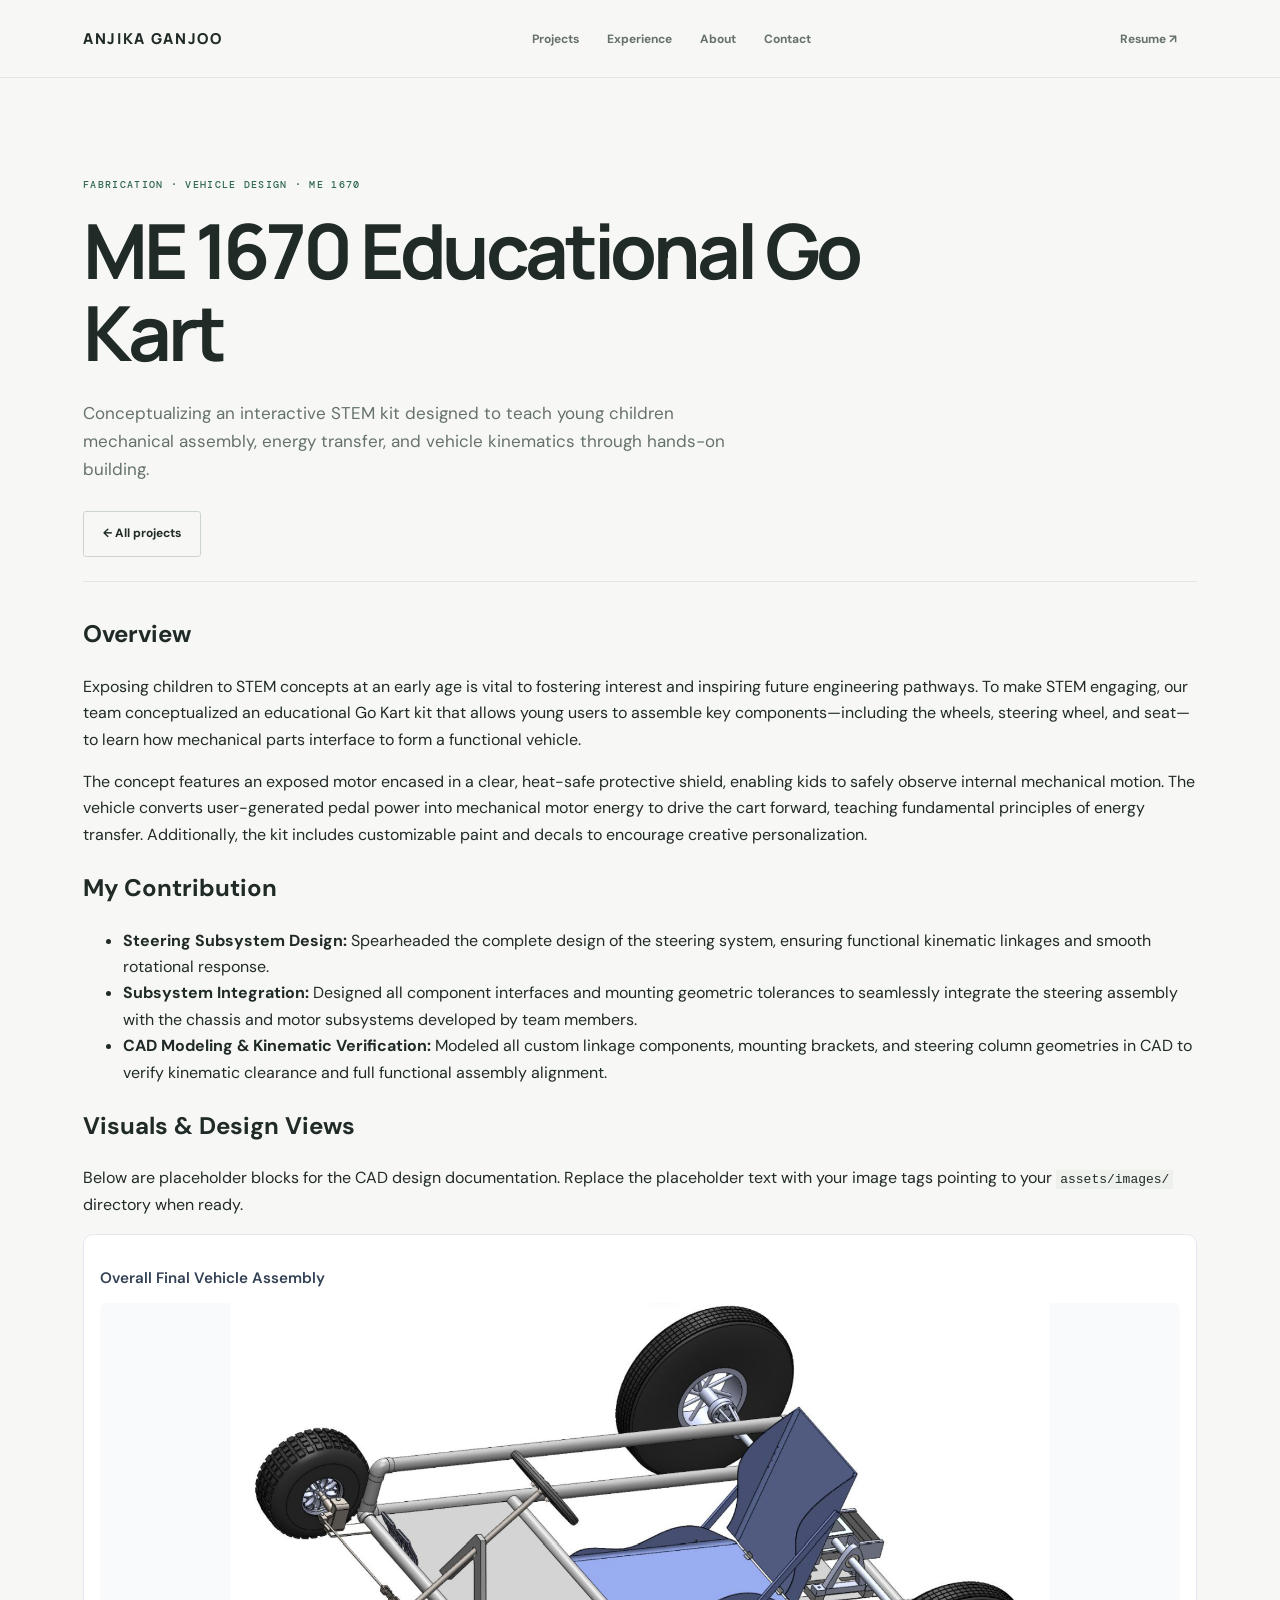
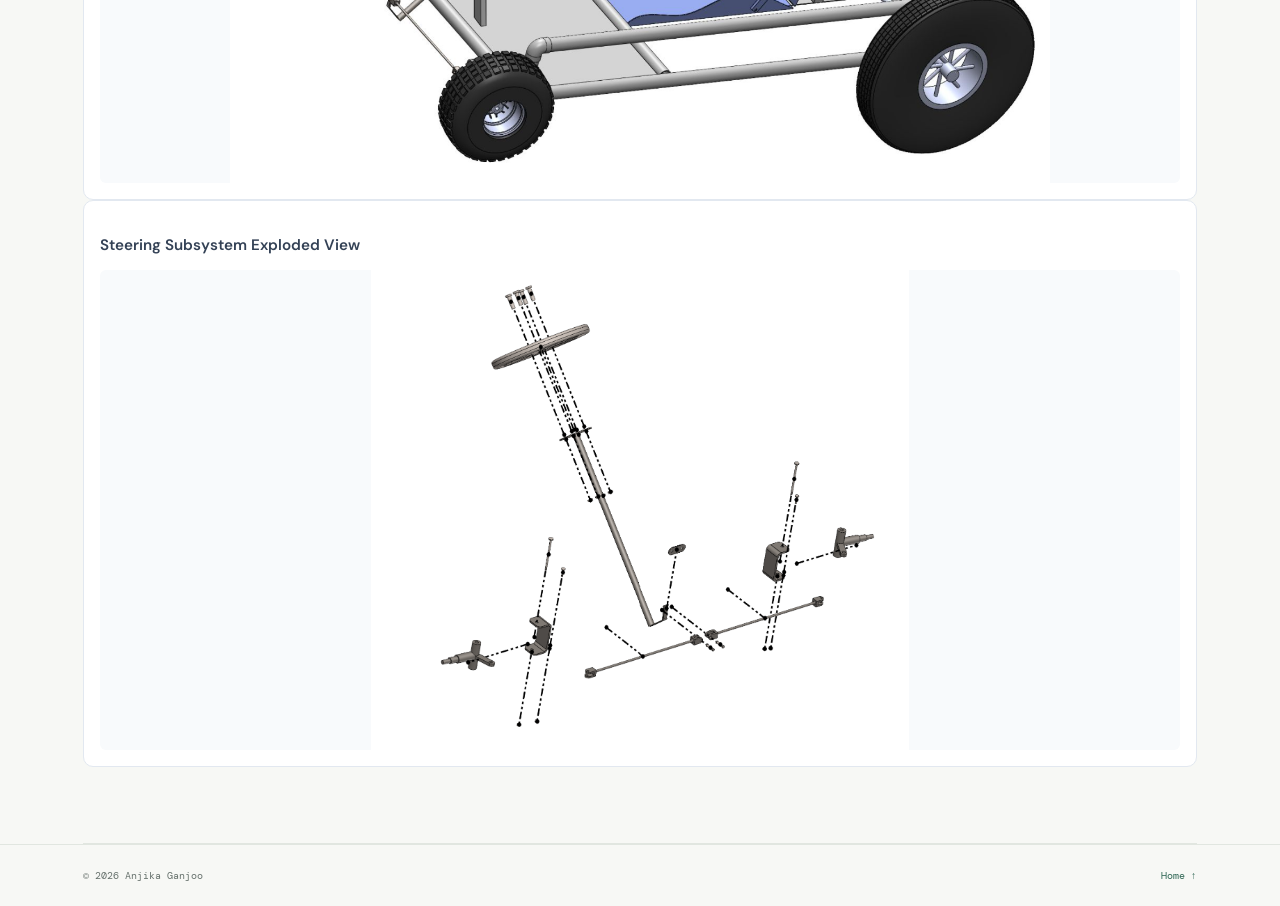
<file: projects/go-kart.html>
<!DOCTYPE html>
<html lang="en">
<head>
  <title>ME 1670 Go Kart | Anjika Ganjoo</title>
  <meta charset="utf-8">
  <meta name="viewport" content="width=device-width, initial-scale=1">
  <link rel="stylesheet" href="../assets/css/main.css">

</head>
<body>
  <div id="wrapper">
    <header id="header">
      <h1><a href="../index.html">ANJIKA GANJOO</a></h1>
      <nav class="links"><ul><li><a href="../index.html#projects">Projects</a></li><li><a href="../index.html#experience">Experience</a></li><li><a href="../index.html#about">About</a></li><li><a href="../index.html#contact">Contact</a></li></ul></nav>
      <nav class="main"><ul><li><a class="resume-link" href="../resume.pdf" target="_blank" rel="noopener">Resume ↗</a></li><li><a class="menu-toggle" href="#menu" aria-label="Open menu">☰</a></li></ul></nav>
    </header>
    <section id="menu"><a href="../index.html#projects">Projects</a><a href="../index.html#experience">Experience</a><a href="../index.html#about">About</a><a href="../index.html#contact">Contact</a></section>
    <main id="main">
      <section class="hero">
        <p class="eyebrow">FABRICATION · VEHICLE DESIGN · ME 1670</p>
        <h2>ME 1670 Educational Go Kart</h2>
        <p class="hero-copy">Conceptualizing an interactive STEM kit designed to teach young children mechanical assembly, energy transfer, and vehicle kinematics through hands-on building.</p>
        <div class="hero-actions"><a class="button" href="../index.html#projects">← All projects</a></div>
      </section>
      
      <section class="content-section project-detail">
        <h2>Overview</h2>
        <p>Exposing children to STEM concepts at an early age is vital to fostering interest and inspiring future engineering pathways. To make STEM engaging, our team conceptualized an educational Go Kart kit that allows young users to assemble key components—including the wheels, steering wheel, and seat—to learn how mechanical parts interface to form a functional vehicle.</p>
        <p>The concept features an exposed motor encased in a clear, heat-safe protective shield, enabling kids to safely observe internal mechanical motion. The vehicle converts user-generated pedal power into mechanical motor energy to drive the cart forward, teaching fundamental principles of energy transfer. Additionally, the kit includes customizable paint and decals to encourage creative personalization.</p>

        <h2>My Contribution</h2>
        <ul>
          <li><strong>Steering Subsystem Design:</strong> Spearheaded the complete design of the steering system, ensuring functional kinematic linkages and smooth rotational response.</li>
          <li><strong>Subsystem Integration:</strong> Designed all component interfaces and mounting geometric tolerances to seamlessly integrate the steering assembly with the chassis and motor subsystems developed by team members.</li>
          <li><strong>CAD Modeling & Kinematic Verification:</strong> Modeled all custom linkage components, mounting brackets, and steering column geometries in CAD to verify kinematic clearance and full functional assembly alignment.</li>
        </ul>

        <h2>Visuals & Design Views</h2>
        <p>Below are placeholder blocks for the CAD design documentation. Replace the placeholder text with your image tags pointing to your <code>assets/images/</code> directory when ready.</p>

        <!-- Image Section -->
        <div class="image-placeholder-grid">
          
          <!-- 1. Overall Final Vehicle Assembly -->
          <div class="image-placeholder-card styled-image-card">
            <p class="placeholder-title">Overall Final Vehicle Assembly</p>
            <div class="image-frame">
              <img src="../assets/images/gokart-full-assembly.png" alt="Overall Final Go Kart Vehicle Assembly CAD View">
            </div>
          </div>

          <!-- 2. Steering Subsystem Exploded View -->
          <div class="image-placeholder-card styled-image-card">
            <p class="placeholder-title">Steering Subsystem Exploded View</p>
            <div class="image-frame">
              <img src="../assets/images/gokart-steering-exploded.png" alt="Steering Subsystem Exploded CAD View">
            </div>
          </div>

        </div>

      </section>
    </main>
    <footer id="footer"><p>© <span id="year">2026</span> Anjika Ganjoo</p><a href="../index.html">Home ↑</a></footer>
  </div>
  <script src="../assets/js/main.js"></script>
</body>
</html>
</file>
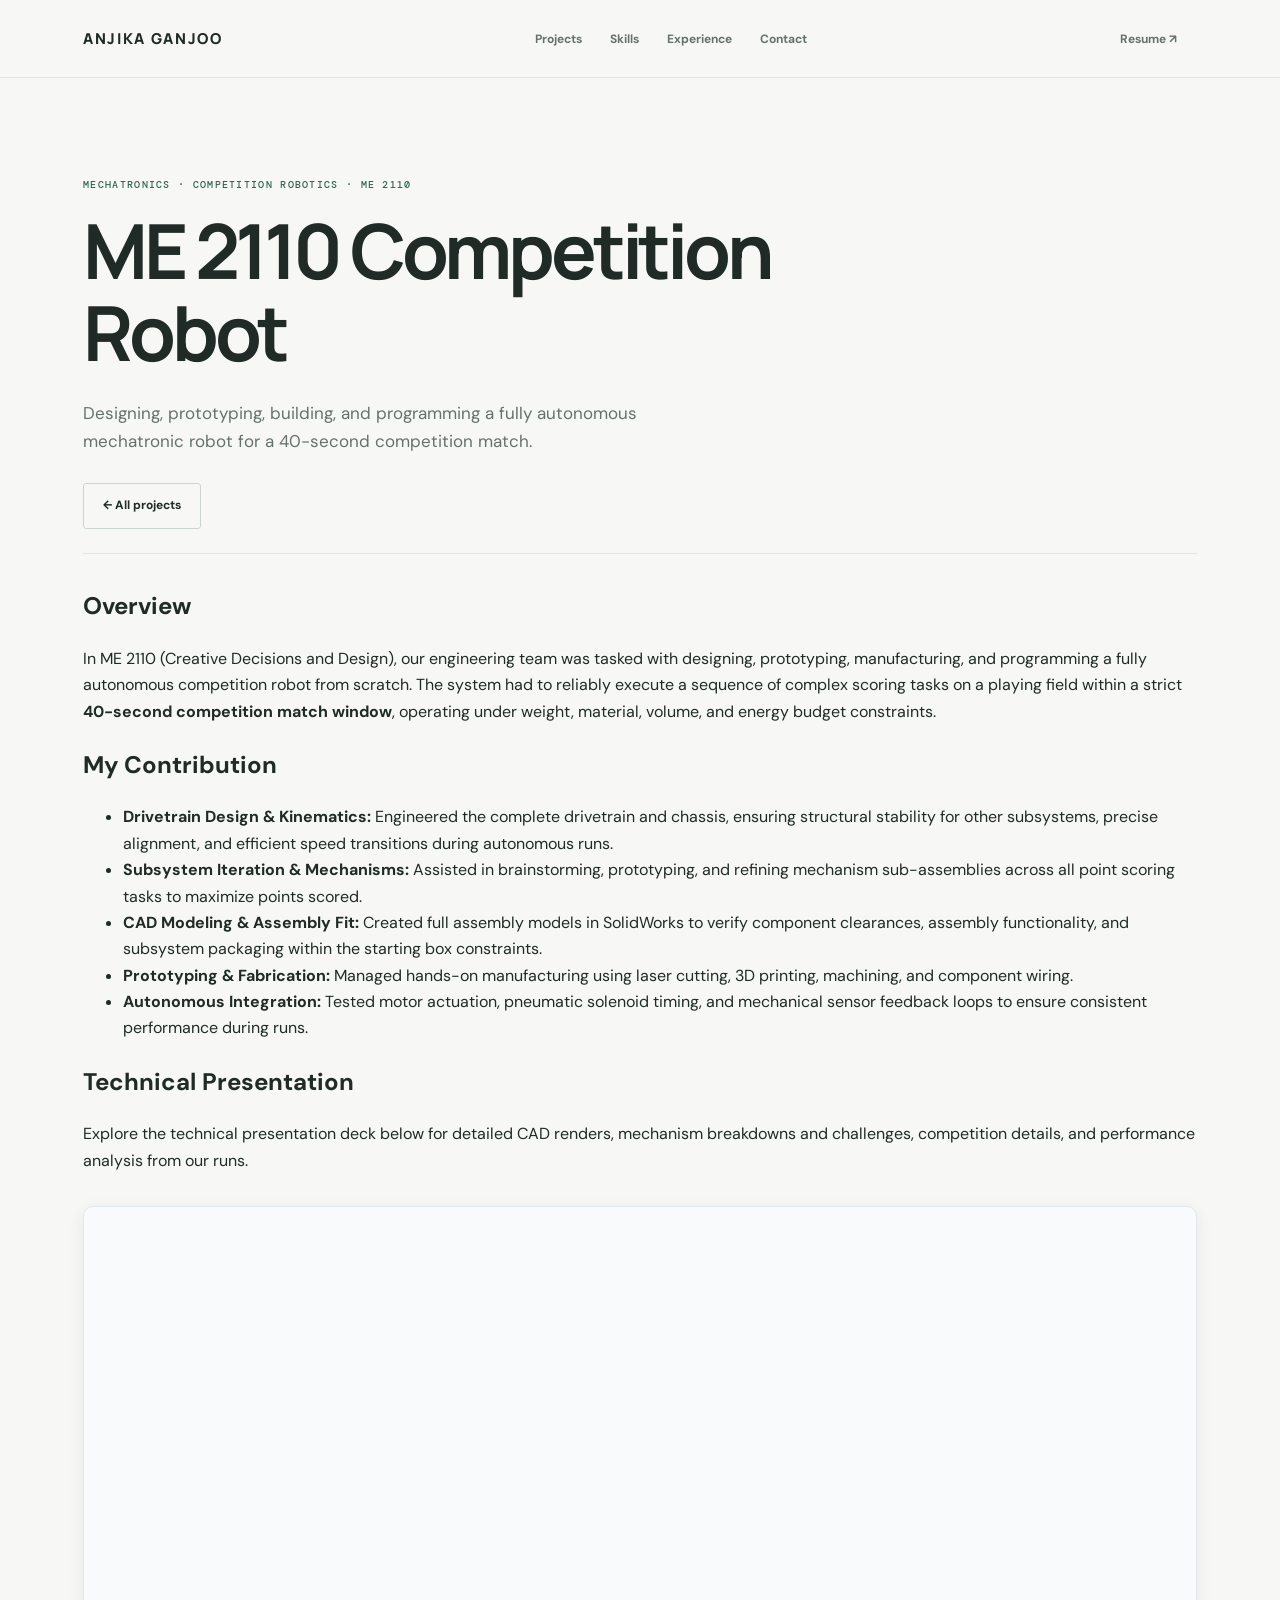
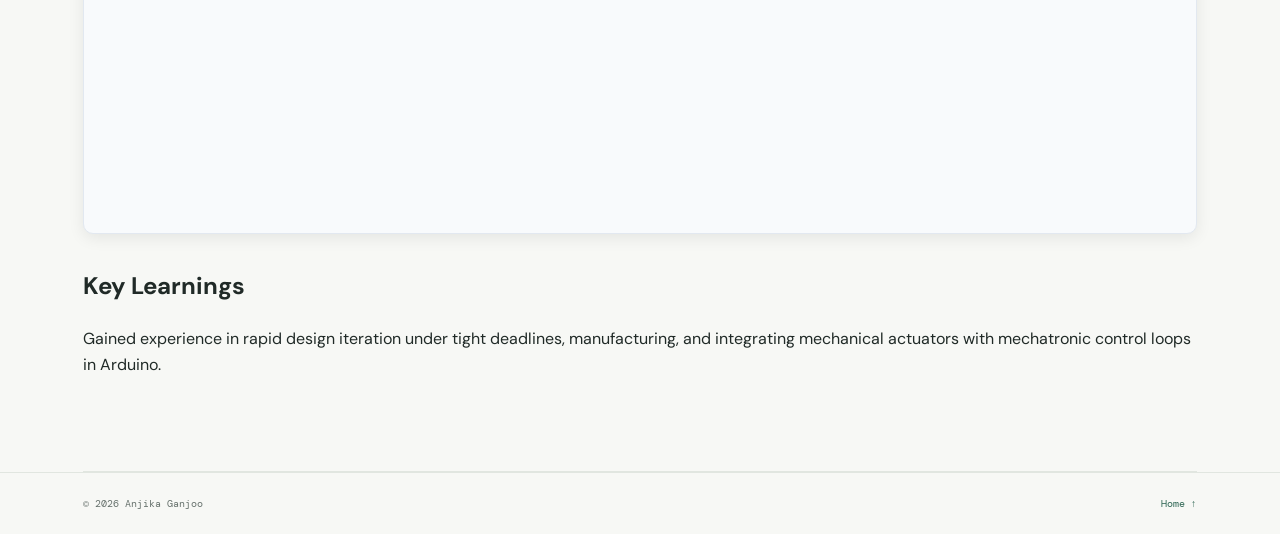
<file: projects/me2110-robot.html>
<!DOCTYPE html>
<html lang="en">
<head>
  <title>Autonomous Competition Robot | Anjika Ganjoo</title>
  <meta charset="utf-8">
  <meta name="viewport" content="width=device-width, initial-scale=1">
  <link rel="stylesheet" href="../assets/css/main.css">
  <style>
    /* Responsive PowerPoint Embed Container */
    .presentation-container {
      position: relative;
      width: 100%;
      padding-bottom: 56.25%; /* 16:9 Aspect Ratio */
      height: 0;
      margin: 2rem 0;
      border-radius: 10px;
      overflow: hidden;
      box-shadow: 0 4px 16px rgba(0, 0, 0, 0.08);
      border: 1px solid #e2e8f0;
      background: #f8fafc;
    }
    .presentation-container iframe {
      position: absolute;
      top: 0;
      left: 0;
      width: 100%;
      height: 100%;
      border: 0;
    }
    /* Fallback box if embed is loading or offline */
    .presentation-fallback {
      display: flex;
      flex-direction: column;
      align-items: center;
      justify-content: center;
      height: 100%;
      color: #64748b;
      text-align: center;
      padding: 1.5rem;
    }
    .presentation-fallback code {
      background: #e2e8f0;
      padding: 0.2rem 0.4rem;
      border-radius: 4px;
      font-size: 0.85rem;
      color: #334155;
    }
  </style>
</head>
<body>
  <div id="wrapper">
    <header id="header">
      <h1><a href="../index.html">ANJIKA GANJOO</a></h1>
      <nav class="links">
        <ul>
          <li><a href="../index.html#projects">Projects</a></li>
          <li><a href="../index.html#skills">Skills</a></li>
          <li><a href="../index.html#experience">Experience</a></li>
          <li><a href="../index.html#contact">Contact</a></li>
        </ul>
      </nav>
      <nav class="main">
        <ul>
          <li><a class="resume-link" href="../resume.pdf" target="_blank" rel="noopener">Resume ↗</a></li>
          <li><a class="menu-toggle" href="#menu" aria-label="Open menu">☰</a></li>
        </ul>
      </nav>
    </header>

    <section id="menu">
      <a href="../index.html#projects">Projects</a>
      <a href="../index.html#skills">Skills</a>
      <a href="../index.html#experience">Experience</a>
      <a href="../index.html#contact">Contact</a>
      <a href="../resume.pdf" target="_blank" rel="noopener">Resume</a>
    </section>

    <main id="main">
      <section class="hero">
        <p class="eyebrow">MECHATRONICS · COMPETITION ROBOTICS · ME 2110</p>
        <h2>ME 2110 Competition Robot</h2>
        <p class="hero-copy">Designing, prototyping, building, and programming a fully autonomous mechatronic robot for a 40-second competition match.</p>
        <div class="hero-actions"><a class="button" href="../index.html#projects">← All projects</a></div>
      </section>
      
      <section class="content-section project-detail">
        <h2>Overview</h2>
        <p>In ME 2110 (Creative Decisions and Design), our engineering team was tasked with designing, prototyping, manufacturing, and programming a fully autonomous competition robot from scratch. The system had to reliably execute a sequence of complex scoring tasks on a playing field within a strict <strong>40-second competition match window</strong>, operating under weight, material, volume, and energy budget constraints.</p>

        <h2>My Contribution</h2>
        <ul>
          <li><strong>Drivetrain Design & Kinematics:</strong> Engineered the complete drivetrain and chassis, ensuring structural stability for other subsystems, precise alignment, and efficient speed transitions during autonomous runs.</li>
          <li><strong>Subsystem Iteration & Mechanisms:</strong> Assisted in brainstorming, prototyping, and refining mechanism sub-assemblies across all point scoring tasks to maximize points scored.</li>
          <li><strong>CAD Modeling & Assembly Fit:</strong> Created full assembly models in SolidWorks to verify component clearances, assembly functionality, and subsystem packaging within the starting box constraints.</li>
          <li><strong>Prototyping & Fabrication:</strong> Managed hands-on manufacturing using laser cutting, 3D printing, machining, and component wiring.</li>
          <li><strong>Autonomous Integration:</strong> Tested motor actuation, pneumatic solenoid timing, and mechanical sensor feedback loops to ensure consistent performance during runs.</li>
        </ul>

        <h2>Technical Presentation</h2>
        <p>Explore the technical presentation deck below for detailed CAD renders, mechanism breakdowns and challenges, competition details, and performance analysis from our runs.</p>

        <!-- PowerPoint / Presentation Embed Container -->
        <div class="presentation-container">
          <iframe 
            src="https://docs.google.com/presentation/d/e/2PACX-1vRaRQfZbQUl4wzzgIngVcKT34Xe-hQivgQbUdQPkEYo0dHH15KOZoHTcVotky3qUg/pubembed?start=false&loop=false&delayms=3000" 
            frameborder="0" 
            width="1280" 
            height="749"  
            allowfullscreen="true" 
            mozallowfullscreen="true" 
            webkitallowfullscreen="true">
          </iframe>
        </div>

        <h2>Key Learnings</h2>
        <p>Gained experience in rapid design iteration under tight deadlines, manufacturing, and integrating mechanical actuators with mechatronic control loops in Arduino.</p>
      </section>
    </main>

    <footer id="footer">
      <p>© <span id="year">2026</span> Anjika Ganjoo</p>
      <a href="../index.html">Home ↑</a>
    </footer>
  </div>
  <script src="../assets/js/main.js"></script>
</body>
</html>
</file>
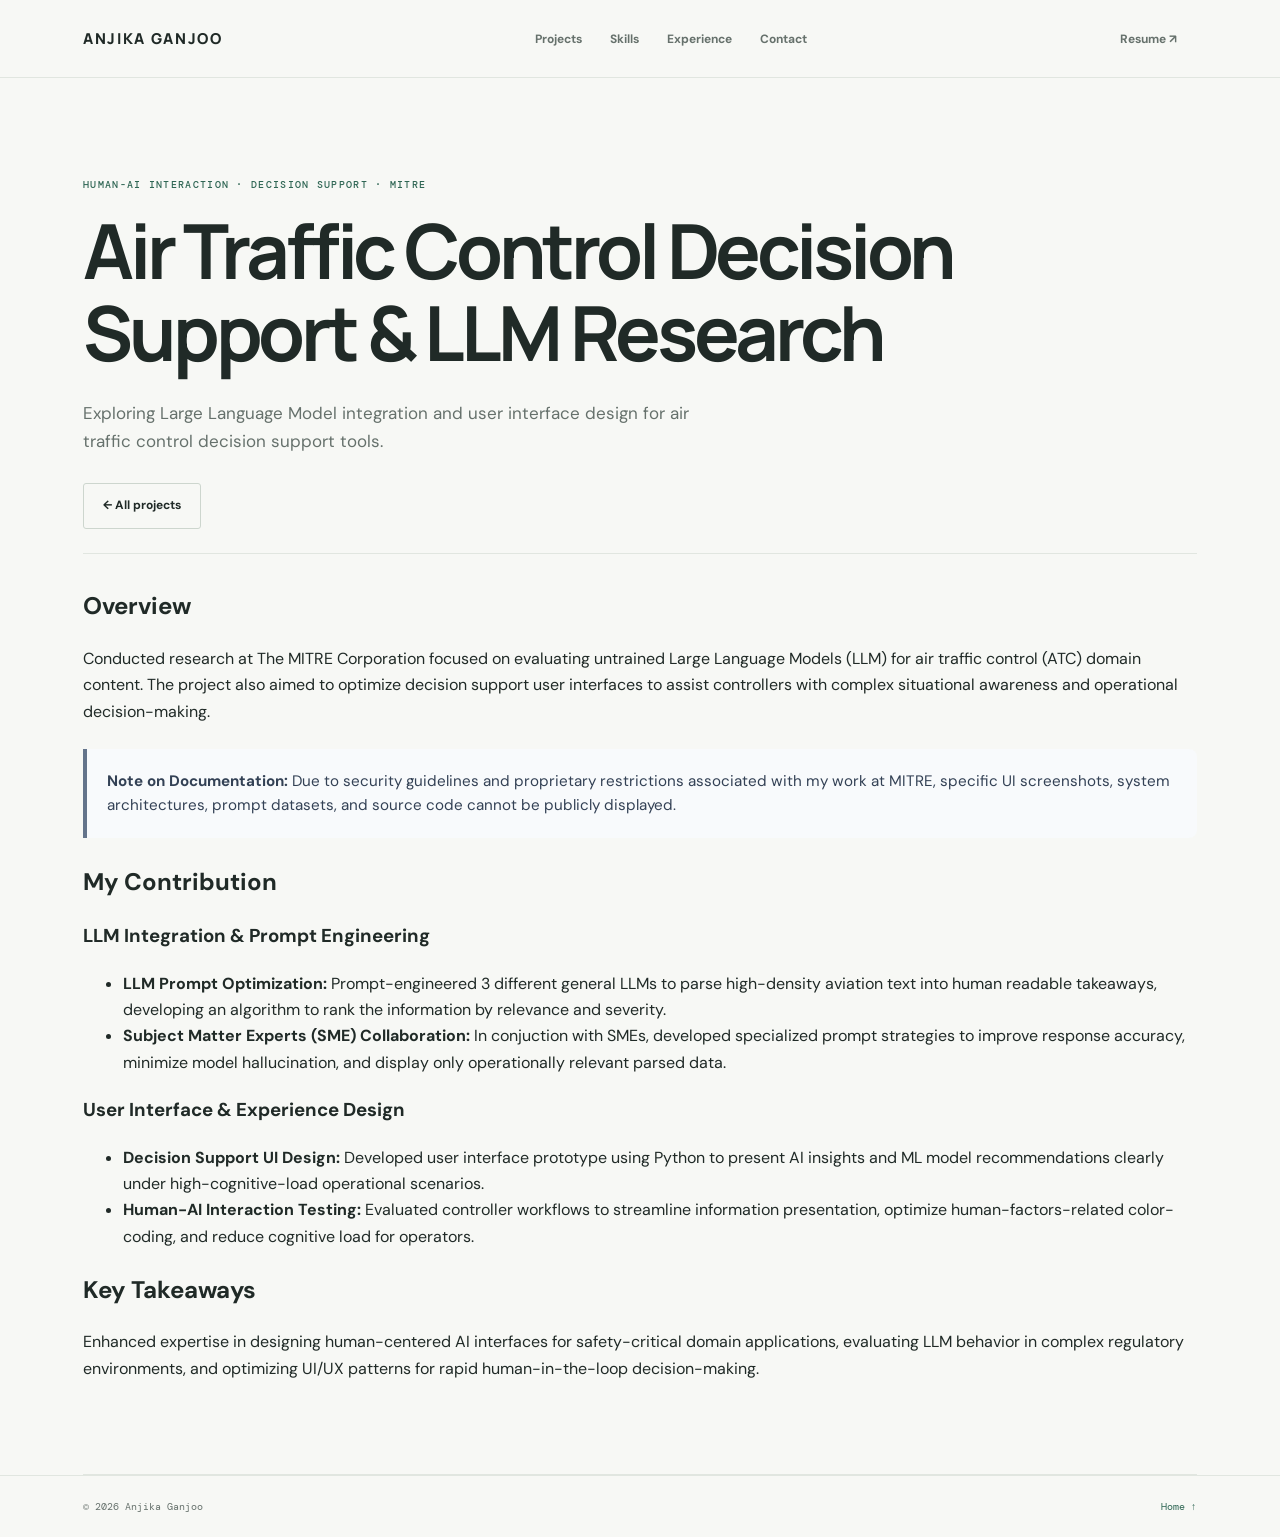
<file: projects/mitre-atc.html>
<!DOCTYPE html>
<html lang="en">
<head>
  <title>Air Traffic Control Decision Support & LLM Research | Anjika Ganjoo</title>
  <meta charset="utf-8">
  <meta name="viewport" content="width=device-width, initial-scale=1">
  <link rel="stylesheet" href="../assets/css/main.css">
  <style>
    /* Styling for restricted notice callout */
    .restricted-notice {
      background: #f8fafc;
      border-left: 4px solid #64748b;
      padding: 1.25rem;
      border-radius: 0 8px 8px 0;
      margin: 1.5rem 0;
      color: #334155;
      font-size: 0.95rem;
      line-height: 1.6;
    }
  </style>
</head>
<body>
  <div id="wrapper">
    <header id="header">
      <h1><a href="../index.html">ANJIKA GANJOO</a></h1>
      <nav class="links">
        <ul>
          <li><a href="../index.html#projects">Projects</a></li>
          <li><a href="../index.html#skills">Skills</a></li>
          <li><a href="../index.html#experience">Experience</a></li>
          <li><a href="../index.html#contact">Contact</a></li>
        </ul>
      </nav>
      <nav class="main">
        <ul>
          <li><a class="resume-link" href="../resume.pdf" target="_blank" rel="noopener">Resume ↗</a></li>
          <li><a class="menu-toggle" href="#menu" aria-label="Open menu">☰</a></li>
        </ul>
      </nav>
    </header>

    <section id="menu">
      <a href="../index.html#projects">Projects</a>
      <a href="../index.html#skills">Skills</a>
      <a href="../index.html#experience">Experience</a>
      <a href="../index.html#contact">Contact</a>
      <a href="../resume.pdf" target="_blank" rel="noopener">Resume</a>
    </section>

    <main id="main">
      <section class="hero">
        <p class="eyebrow">HUMAN-AI INTERACTION · DECISION SUPPORT · MITRE</p>
        <h2>Air Traffic Control Decision Support & LLM Research</h2>
        <p class="hero-copy">Exploring Large Language Model integration and user interface design for air traffic control decision support tools.</p>
        <div class="hero-actions"><a class="button" href="../index.html#projects">← All projects</a></div>
      </section>
      
      <section class="content-section project-detail">
        <h2>Overview</h2>
        <p>Conducted research at The MITRE Corporation focused on evaluating untrained Large Language Models (LLM) for air traffic control (ATC) domain content. The project also aimed to optimize decision support user interfaces to assist controllers with complex situational awareness and operational decision-making.</p>

        <div class="restricted-notice">
          <strong>Note on Documentation:</strong> Due to security guidelines and proprietary restrictions associated with my work at MITRE, specific UI screenshots, system architectures, prompt datasets, and source code cannot be publicly displayed.
        </div>

        <h2>My Contribution</h2>

        <h3>LLM Integration & Prompt Engineering</h3>
        <ul>
          <li><strong>LLM Prompt Optimization:</strong> Prompt-engineered 3 different general LLMs to parse high-density aviation text into human readable takeaways, developing an algorithm to rank the information by relevance and severity.</li>
          <li><strong>Subject Matter Experts (SME) Collaboration:</strong> In conjuction with SMEs, developed specialized prompt strategies to improve response accuracy, minimize model hallucination, and display only operationally relevant parsed data.</li>
        </ul>

        <h3>User Interface & Experience Design</h3>
        <ul>
          <li><strong>Decision Support UI Design:</strong> Developed user interface prototype using Python to present AI insights and ML model recommendations clearly under high-cognitive-load operational scenarios.</li>
          <li><strong>Human-AI Interaction Testing:</strong> Evaluated controller workflows to streamline information presentation, optimize human-factors-related color-coding, and reduce cognitive load for operators.</li>
        </ul>

        <h2>Key Takeaways</h2>
        <p>Enhanced expertise in designing human-centered AI interfaces for safety-critical domain applications, evaluating LLM behavior in complex regulatory environments, and optimizing UI/UX patterns for rapid human-in-the-loop decision-making.</p>
      </section>
    </main>

    <footer id="footer">
      <p>© <span id="year">2026</span> Anjika Ganjoo</p>
      <a href="../index.html">Home ↑</a>
    </footer>
  </div>
  <script src="../assets/js/main.js"></script>
</body>
</html>
</file>
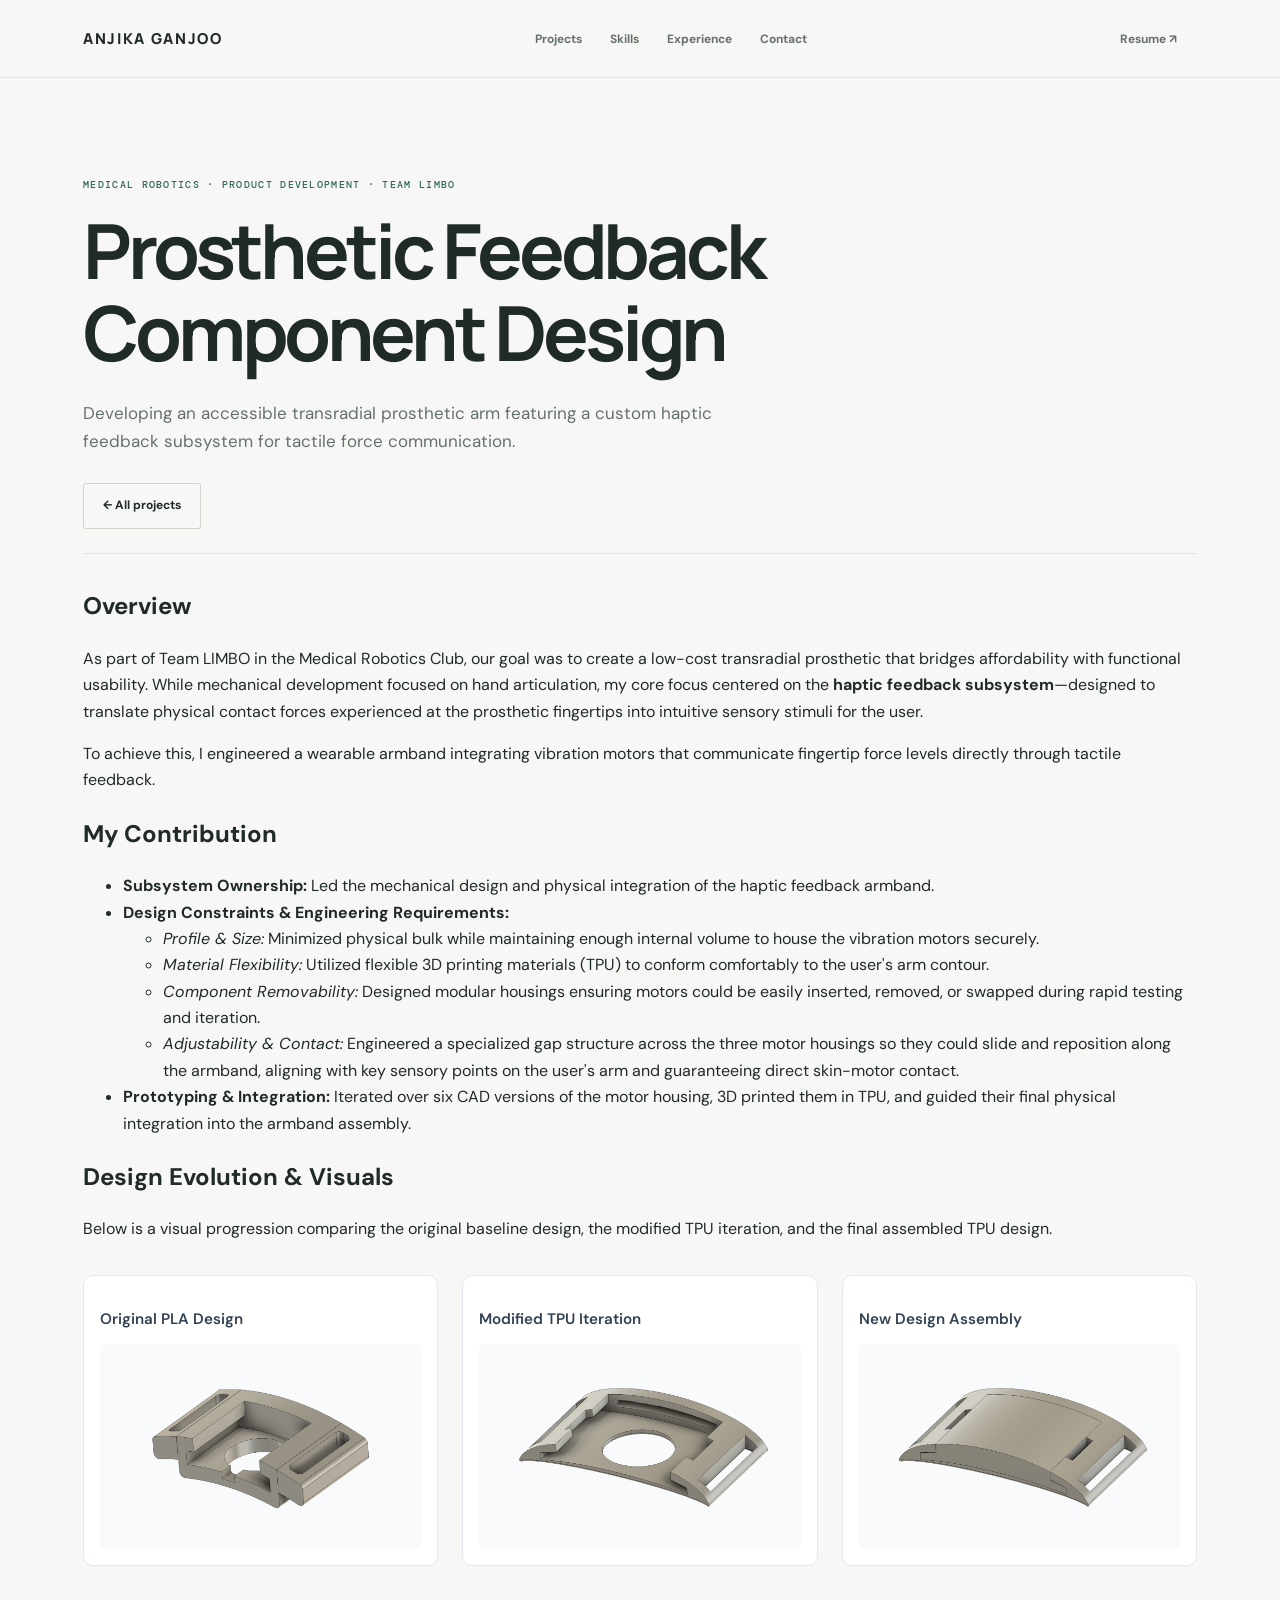
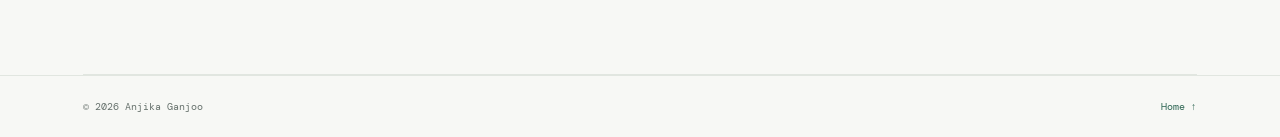
<file: projects/prosthetic.html>
<!DOCTYPE html>
<html lang="en">
<head>
  <title>Low-Cost Transradial Prosthetic | Anjika Ganjoo</title>
  <meta charset="utf-8">
  <meta name="viewport" content="width=device-width, initial-scale=1">
  <link rel="stylesheet" href="../assets/css/main.css">

</head>
<body>
  <div id="wrapper">
    <header id="header">
      <h1><a href="../index.html">ANJIKA GANJOO</a></h1>
      <nav class="links"><ul><li><a href="../index.html#projects">Projects</a></li><li><a href="../index.html#skills">Skills</a></li><li><a href="../index.html#experience">Experience</a></li><li><a href="../index.html#contact">Contact</a></li></ul></nav>
      <nav class="main"><ul><li><a class="resume-link" href="../resume.pdf" target="_blank" rel="noopener">Resume ↗</a></li><li><a class="menu-toggle" href="#menu" aria-label="Open menu">☰</a></li></ul></nav>
    </header>
    <section id="menu"><a href="../index.html#projects">Projects</a><a href="../index.html#skills">Skills</a><a href="../index.html#experience">Experience</a><a href="../index.html#contact">Contact</a></section>
    <main id="main">
      <section class="hero">
        <p class="eyebrow">MEDICAL ROBOTICS · PRODUCT DEVELOPMENT · TEAM LIMBO</p>
        <h2>Prosthetic Feedback Component Design</h2>
        <p class="hero-copy">Developing an accessible transradial prosthetic arm featuring a custom haptic feedback subsystem for tactile force communication.</p>
        <div class="hero-actions"><a class="button" href="../index.html#projects">← All projects</a></div>
      </section>
      
      <section class="content-section project-detail">
        <h2>Overview</h2>
        <p>As part of Team LIMBO in the Medical Robotics Club, our goal was to create a low-cost transradial prosthetic that bridges affordability with functional usability. While mechanical development focused on hand articulation, my core focus centered on the <strong>haptic feedback subsystem</strong>—designed to translate physical contact forces experienced at the prosthetic fingertips into intuitive sensory stimuli for the user.</p>
        <p>To achieve this, I engineered a wearable armband integrating vibration motors that communicate fingertip force levels directly through tactile feedback.</p>

        <h2>My Contribution</h2>
        <ul>
          <li><strong>Subsystem Ownership:</strong> Led the mechanical design and physical integration of the haptic feedback armband.</li>
          <li><strong>Design Constraints & Engineering Requirements:</strong> 
            <ul>
              <li><em>Profile & Size:</em> Minimized physical bulk while maintaining enough internal volume to house the vibration motors securely.</li>
              <li><em>Material Flexibility:</em> Utilized flexible 3D printing materials (TPU) to conform comfortably to the user's arm contour.</li>
              <li><em>Component Removability:</em> Designed modular housings ensuring motors could be easily inserted, removed, or swapped during rapid testing and iteration.</li>
              <li><em>Adjustability & Contact:</em> Engineered a specialized gap structure across the three motor housings so they could slide and reposition along the armband, aligning with key sensory points on the user's arm and guaranteeing direct skin-motor contact.</li>
            </ul>
          </li>
          <li><strong>Prototyping & Integration:</strong> Iterated over six CAD versions of the motor housing, 3D printed them in TPU, and guided their final physical integration into the armband assembly.</li>
        </ul>

        <h2>Design Evolution & Visuals</h2>
        <p>Below is a visual progression comparing the original baseline design, the modified TPU iteration, and the final assembled TPU design.</p>

        <!-- Three-Column Image Row -->
        <div class="image-3col-grid">
          <div class="image-placeholder-card styled-image-card">
            <p class="placeholder-title">Original PLA Design</p>
            <div class="image-frame">
              <img src="../assets/images/vibration-plate-og.png" alt="Original baseline haptic armband design">
            </div>
          </div>
          <div class="image-placeholder-card styled-image-card">
            <p class="placeholder-title">Modified TPU Iteration</p>
            <div class="image-frame">
              <img src="../assets/images/vibration-plate-new.png" alt="Redesigned modular TPU motor housing">
            </div>
          </div>
          <div class="image-placeholder-card styled-image-card">
            <p class="placeholder-title">New Design Assembly</p>
            <div class="image-frame">
              <img src="../assets/images/vibration-plate-assem.png" alt="Fully assembled vibration motor housing">
            </div>
          </div>
        </div>

      </section>
    </main>
    <footer id="footer"><p>© <span id="year">2026</span> Anjika Ganjoo</p><a href="../index.html">Home ↑</a></footer>
  </div>
  <script src="../assets/js/main.js"></script>
</body>
</html>
</file>
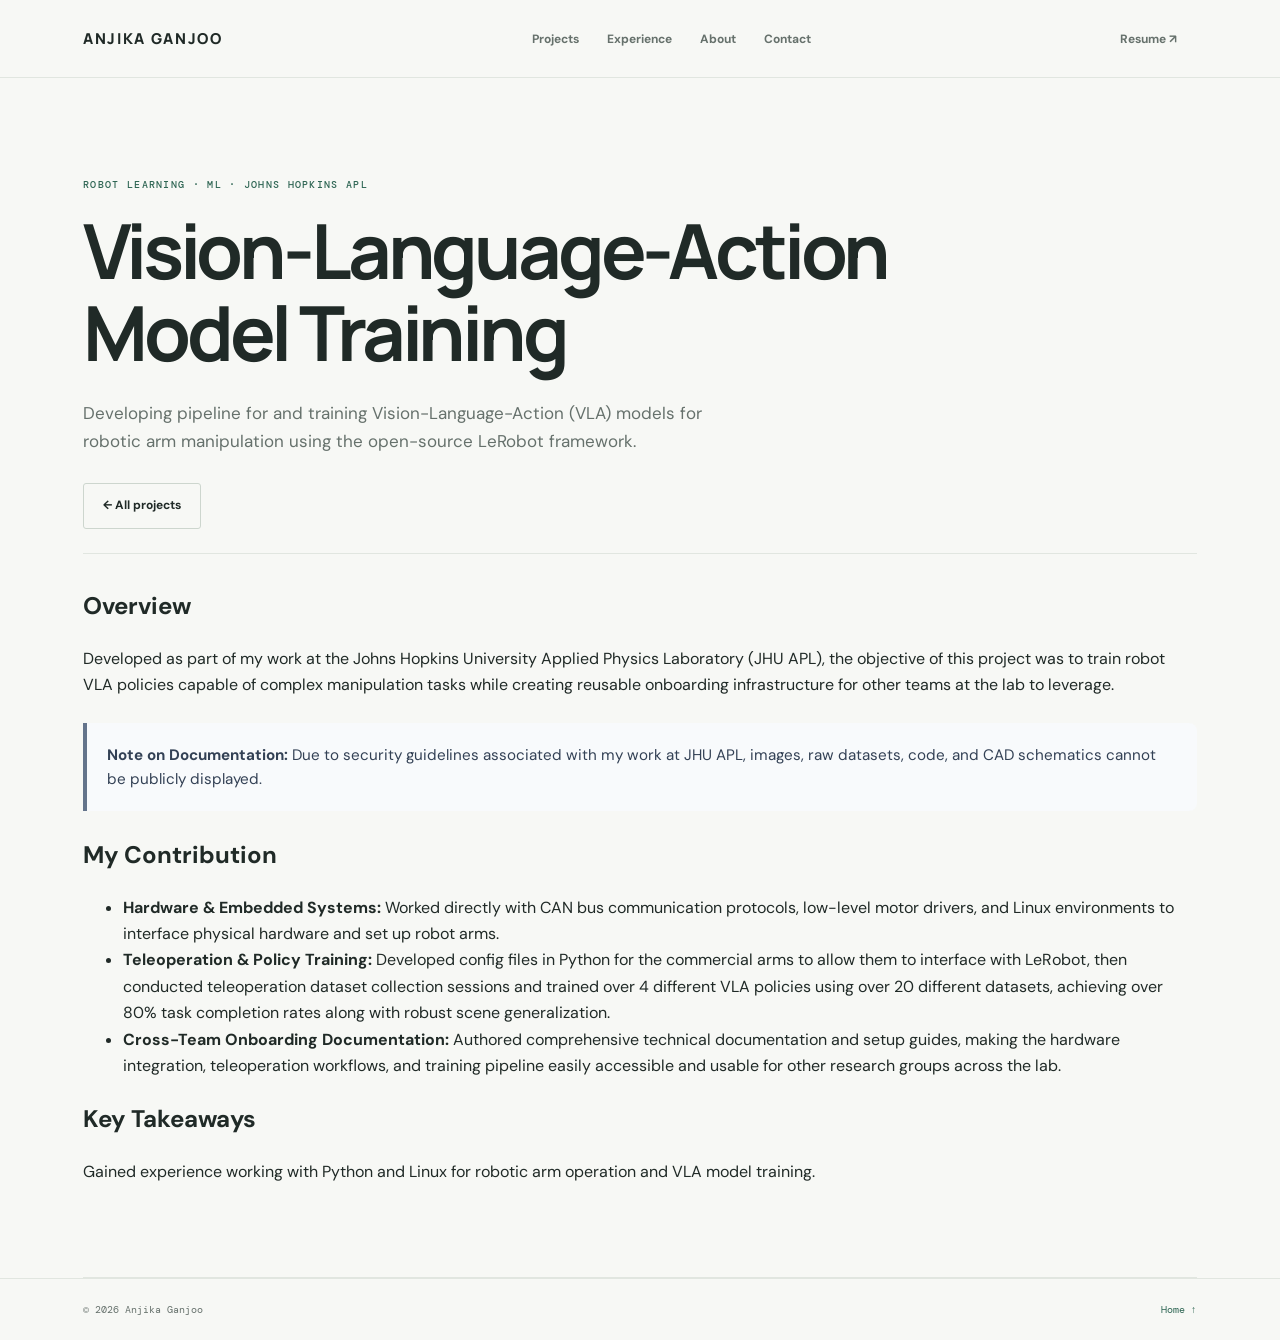
<file: projects/robot-learning.html>
<!DOCTYPE html>
<html lang="en">
<head>
  <title>Vision-Language-Action Workflows | Anjika Ganjoo</title>
  <meta charset="utf-8">
  <meta name="viewport" content="width=device-width, initial-scale=1">
  <link rel="stylesheet" href="../assets/css/main.css">
  <style>
    /* Styling for restricted notice callout */
    .restricted-notice {
      background: #f8fafc;
      border-left: 4px solid #64748b;
      padding: 1.25rem;
      border-radius: 0 8px 8px 0;
      margin: 1.5rem 0;
      color: #334155;
      font-size: 0.95rem;
      line-height: 1.6;
    }
  </style>
</head>
<body>
  <div id="wrapper">
    <header id="header">
      <h1><a href="../index.html">ANJIKA GANJOO</a></h1>
      <nav class="links"><ul><li><a href="../index.html#projects">Projects</a></li><li><a href="../index.html#experience">Experience</a></li><li><a href="../index.html#about">About</a></li><li><a href="../index.html#contact">Contact</a></li></ul></nav>
      <nav class="main"><ul><li><a class="resume-link" href="../resume.pdf" target="_blank" rel="noopener">Resume ↗</a></li><li><a class="menu-toggle" href="#menu" aria-label="Open menu">☰</a></li></ul></nav>
    </header>
    <section id="menu"><a href="../index.html#projects">Projects</a><a href="../index.html#experience">Experience</a><a href="#about">About</a><a href="../index.html#contact">Contact</a></section>
    <main id="main">
      <section class="hero">
        <p class="eyebrow">ROBOT LEARNING · ML · JOHNS HOPKINS APL</p>
        <h2>Vision-Language-Action Model Training</h2>
        <p class="hero-copy">Developing pipeline for and training Vision-Language-Action (VLA) models for robotic arm manipulation using the open-source LeRobot framework.</p>
        <div class="hero-actions"><a class="button" href="../index.html#projects">← All projects</a></div>
      </section>
      
      <section class="content-section project-detail">
        <h2>Overview</h2>
        <p>Developed as part of my work at the Johns Hopkins University Applied Physics Laboratory (JHU APL), the objective of this project was to train robot VLA policies capable of complex manipulation tasks while creating reusable onboarding infrastructure for other teams at the lab to leverage.</p>
        
        <div class="restricted-notice">
          <strong>Note on Documentation:</strong> Due to security guidelines associated with my work at JHU APL, images, raw datasets, code, and CAD schematics cannot be publicly displayed.
        </div>

        <h2>My Contribution</h2>
        <ul>
          <li><strong>Hardware & Embedded Systems:</strong> Worked directly with CAN bus communication protocols, low-level motor drivers, and Linux environments to interface physical hardware and set up robot arms.</li>
          <li><strong>Teleoperation & Policy Training:</strong> Developed config files in Python for the commercial arms to allow them to interface with LeRobot, then conducted teleoperation dataset collection sessions and trained over 4 different VLA policies using over 20 different datasets, achieving over 80% task completion rates along with robust scene generalization.</li>
          <li><strong>Cross-Team Onboarding Documentation:</strong> Authored comprehensive technical documentation and setup guides, making the hardware integration, teleoperation workflows, and training pipeline easily accessible and usable for other research groups across the lab.</li>
        </ul>


        <h2>Key Takeaways</h2>
        <p>Gained experience working with Python and Linux for robotic arm operation and VLA model training.</p>
      </section>
    </main>
    <footer id="footer"><p>© <span id="year">2026</span> Anjika Ganjoo</p><a href="../index.html">Home ↑</a></footer>
  </div>
  <script src="../assets/js/main.js"></script>
</body>
</html>
</file>
<file: assets/css/main.css>
@import url('https://fonts.googleapis.com/css2?family=DM+Mono:wght@400;500&family=DM+Sans:wght@400;500;600;700&family=Manrope:wght@400;500;600;700;800&display=swap');

:root {
  --ink: #202a27;
  --muted: #66716c;
  --paper: #f7f8f5;
  --white: #fff;
  --line: #e1e6e0;
  --green: #2f6654;
  --lime: #d7ef88;
  --soft-green: #e7eee6;
  --mono: 'DM Mono', monospace;
  --sans: 'DM Sans', sans-serif;
  --display: 'Manrope', sans-serif;
}
* { box-sizing: border-box; }
html { scroll-behavior: smooth; scroll-padding-top: 90px; }
body { margin: 0; background: var(--paper); color: var(--ink); font-family: var(--sans); line-height: 1.65; }
a { color: inherit; text-decoration: none; }
a:focus-visible { outline: 3px solid #8da94b; outline-offset: 4px; }
#wrapper { max-width: 1440px; margin: 0 auto; }
#header { height: 78px; display: flex; align-items: center; justify-content: space-between; gap: 28px; padding: 0 6.5%; background: rgba(247,248,245,.94); border-bottom: 1px solid var(--line); position: sticky; top: 0; z-index: 10; backdrop-filter: blur(12px); }
#header h1 { margin: 0; font: 800 15px var(--display); letter-spacing: .11em; white-space: nowrap; }
.links ul, #header nav ul { list-style: none; display: flex; align-items: center; gap: 28px; margin: 0; padding: 0; }
#header .links a, .resume-link { color: var(--muted); font-size: 12px; font-weight: 700; }
#header .links a:hover, .resume-link:hover { color: var(--green); }
#header .main ul { gap: 20px; }
.menu-toggle { display: none; font-size: 20px; }
#menu { display: none; padding: 16px 6.5%; background: var(--white); border-bottom: 1px solid var(--line); }
#menu.open { display: grid; gap: 12px; }
#menu a { color: var(--green); font-weight: 700; }
#main { padding: 0 6.5%; }
.hero { padding: 100px 0 78px; border-bottom: 1px solid var(--line); }
.eyebrow { color: var(--green); font: 500 10px var(--mono); letter-spacing: .13em; margin: 0 0 18px; }
.hero h2 { font: 700 clamp(38px, 6vw, 76px)/1.08 var(--display); letter-spacing: -.055em; margin: 0; max-width: 900px; }
.hero h2 span { color: var(--green); }
.hero-copy { max-width: 650px; color: var(--muted); font-size: 17px; margin: 26px 0 28px; }
.hero-actions { display: flex; flex-wrap: wrap; gap: 12px; align-items: center; }
.button { display: inline-flex; justify-content: center; align-items: center; gap: 12px; min-height: 46px; padding: 0 19px; border: 1px solid #cdd6ce; border-radius: 3px; font-size: 12px; font-weight: 700; transition: transform .2s, background .2s; }
.button:hover { transform: translateY(-2px); background: var(--soft-green); }
.button.primary { color: white; background: var(--green); border-color: var(--green); }
.button.primary:hover { background: #244f41; }
.hero-note { display: flex; align-items: center; gap: 9px; margin-top: 38px; color: var(--muted); font: 11px var(--mono); }
.status-dot { display: inline-block; width: 7px; height: 7px; border-radius: 50%; background: #84a83f; box-shadow: 0 0 0 4px #e6edd7; }
.content-section { padding: 76px 0; border-bottom: 1px solid var(--line); }
.section-heading { display: flex; justify-content: space-between; align-items: end; gap: 35px; margin-bottom: 34px; }
.section-heading h2, .about-copy h2, .contact-section h2 { font: 700 clamp(30px, 4vw, 44px)/1.12 var(--display); letter-spacing: -.04em; margin: 0; }
.section-heading > p { color: var(--muted); max-width: 390px; margin: 0 0 4px; font-size: 14px; }
.project-grid { display: grid; grid-template-columns: repeat(2, minmax(0, 1fr)); gap: 22px; }
.project-card { border: 1px solid var(--line); background: var(--white); min-width: 0; transition: transform .2s, box-shadow .2s; }
.project-card:hover { transform: translateY(-3px); box-shadow: 0 14px 30px #1d35220d; }
.project-visual { min-height: 150px; display: flex; flex-direction: column; justify-content: space-between; padding: 14px 22px; overflow: hidden; position: relative; }
.project-visual:after { content: ''; position: absolute; width: 230px; height: 230px; border: 1px solid currentColor; border-radius: 50%; right: -40px; bottom: -120px; opacity: .23; box-shadow: 0 0 0 25px #ffffff0a, 0 0 0 55px #ffffff0a; }
.visual-label { font: 10px var(--mono); letter-spacing: .08em; opacity: .8; z-index: 1; }
.visual-art { font: 800 clamp(45px, 7vw, 76px)/1 var(--display); letter-spacing: -.08em; z-index: 1; }
.visual-art span { color: var(--lime); }
.visual-exo { color: #edf5e9; background: #355c50; }
.visual-exo .visual-art span { color: #668d70; }
.visual-atc { color: #293a35; background: #d9e4d7; }
.visual-atc .visual-art span { color: #668d70; }
.visual-autonomy { color: #f4f4ed; background: #333f48; }
.visual-autonomy .visual-art span { color: #c7e17d; }
.visual-vla { color: #f4f4ed; background: #333f48; }
.visual-vla .visual-art span { color: #c7e17d; }
.visual-gokart { color: #293a35; background: #d9e4d7; }
.visual-gokart .visual-art span { color: #668d70; }
.visual-decorative { color: #edf5e9; background: #355c50; }
.visual-decorative .visual-art span { color: #668d70; }
.project-body { padding: 24px 24px 26px; }
.project-type { font: 10px var(--mono); letter-spacing: .05em; color: var(--green); margin: 0 0 9px; }
.project-body h3 { font: 700 21px/1.3 var(--display); margin: 0 0 10px; letter-spacing: -.025em; }
.project-body > p:not(.project-type) { color: var(--muted); font-size: 13px; margin: 0 0 0px; }
.tags { list-style: none; display: flex; flex-wrap: wrap; gap: 7px; margin: 0 0 22px; padding: 0; }
.tags li { background: #f0f3ee; color: #56635a; padding: 5px 8px; font: 10px var(--mono); }
.text-link { color: var(--green); font-size: 12px; font-weight: 700; }
.text-link span { margin-left: 5px; }
.edit-note { font-size: 11px; color: #7b857e; margin-top: 20px; }
.experience-section { padding-bottom: 70px; }
.timeline { border-top: 1px solid var(--line); }
.timeline-item { display: grid; grid-template-columns: 140px 1fr; gap: 20px; padding: 25px 0; border-bottom: 1px solid var(--line); }
.timeline-date { font: 11px var(--mono); color: var(--green); padding-top: 4px; }
.timeline-item h3 { margin: 0; font: 700 18px var(--display); }
.timeline-item p { max-width: 720px; color: var(--muted); font-size: 13px; margin: 7px 0 0; }
.timeline-item .role { color: var(--ink); font-size: 12px; font-weight: 700; margin-top: 2px; }
.about-section { display: grid; grid-template-columns: .7fr 2fr; gap: 45px; }
.about-mark { display: flex; align-items: center; justify-content: center; align-self: start; width: 160px; height: 160px; background: var(--green); color: white; font: 800 48px var(--display); letter-spacing: -.08em; }
.about-mark span { color: var(--lime); }
.about-copy > p:not(.eyebrow) { color: var(--muted); font-size: 14px; max-width: 740px; }
.about-copy h2 { max-width: 650px; margin-bottom: 20px; }
.skill-groups { display: grid; grid-template-columns: 1fr 1fr; gap: 25px; margin-top: 28px; }
.skill-groups h3 { font: 700 12px var(--display); margin: 0 0 5px; }
.skill-groups p { font-size: 12px; color: var(--muted); margin: 0; }
.contact-section { padding: 78px 0 88px; text-align: center; }
.contact-section > p:not(.eyebrow):not(.edit-note) { color: var(--muted); font-size: 14px; margin: 16px 0 26px; }
.contact-section .hero-actions { justify-content: center; }
#footer { display: flex; justify-content: space-between; gap: 20px; padding: 24px 6.5%; border-top: 1px solid var(--line); color: var(--muted); font: 10px var(--mono); }
#footer p { margin: 0; }
#footer a { color: var(--green); }
code { background: #edf0eb; padding: 2px 4px; }
@media (max-width: 800px) {
  #header { height: 68px; padding: 0 5%; }
  #header .links { display: none; }
  .menu-toggle { display: inline-block; }
  #main { padding: 0 5%; }
  .hero { padding: 72px 0 60px; }
  .content-section { padding: 58px 0; }
  .section-heading { display: block; }
  .section-heading > p { margin-top: 14px; }
  .project-grid { gap: 15px; }
  .project-visual { min-height: 110px; }
  .project-body { padding: 19px; }
  .about-section { grid-template-columns: 1fr; gap: 25px; }
  .about-mark { width: 100px; height: 100px; font-size: 34px; }
  #footer { padding: 22px 5%; }
}
@media (max-width: 560px) {
  #header h1 { font-size: 12px; }
  .resume-link { font-size: 11px; }
  .hero h2 { font-size: 42px; }
  .hero-copy { font-size: 15px; }
  .project-grid { grid-template-columns: 1fr; }
  .project-visual { min-height: 110px; }
  .timeline-item { grid-template-columns: 1fr; gap: 5px; }
  .skill-groups { grid-template-columns: 1fr; gap: 18px; }
  #footer { flex-direction: column; }
}

/* ==========================================================================
   PORTFOLIO IMAGE GALLERIES & CARD LAYOUTS
   ========================================================================== */

/* Universal Card Base */
.styled-image-card {
  padding: 1rem;
  border: 1px solid #e2e8f0;
  border-radius: 10px;
  background: #ffffff;
  display: flex;
  flex-direction: column;
}

.styled-image-card .placeholder-title {
  font-weight: 600;
  color: #334155;
  margin-bottom: 0.75rem;
  font-size: 0.95rem;
  text-align: left;
}

/* Base Image Frame */
.styled-image-card .image-frame {
  width: 100%;
  height: auto;
  border-radius: 6px;
  overflow: hidden;
  background-color: #f8fafc;
  display: flex;
  align-items: center;
  justify-content: center;
  flex-grow: 1;
}

/* Base Uncropped Image */
.styled-image-card .image-frame img {
  width: 100%;
  height: auto;
  max-height: 480px;
  object-fit: contain;
  display: block;
}

/* --------------------------------------------------------------------------
   STANDARD GRIDS (2-Column & 3-Column Equal Rows)
   Used in: Go-Kart, Exoskeleton, Prosthetic
   -------------------------------------------------------------------------- */
.image-2col-grid {
  display: grid;
  grid-template-columns: repeat(2, 1fr);
  gap: 1.5rem;
  margin: 2rem 0;
}

.image-3col-grid {
  display: grid;
  grid-template-columns: repeat(3, 1fr);
  gap: 1.5rem;
  margin: 2rem 0;
}

/* --------------------------------------------------------------------------
   ASYMMETRIC GRID (Stacked Left + Tall Right)
   Used in: Decorative Item Page
   -------------------------------------------------------------------------- */
.custom-image-layout {
  display: grid;
  grid-template-columns: 1fr 1fr;
  gap: 1.5rem;
  margin: 2rem 0;
}

.column-left {
  display: flex;
  flex-direction: column;
  gap: 1.5rem;
}

.column-right {
  display: flex;
  flex-direction: column;
}

/* Stretch the right card and frame to match the full combined left column height */
.column-right .styled-image-card.tall-card {
  width: 100%;
  height: 100%;
  flex-grow: 1;
}

.styled-image-card .image-frame.tall-frame {
  flex-grow: 1;
  height: 100%;
}

.styled-image-card .image-frame.tall-frame img {
  width: 100%;
  height: 100%;
  max-height: none; /* Allows the tall image to fill the box without height capping */
  object-fit: contain;
}

/* --------------------------------------------------------------------------
   RESPONSIVE MOBILE BREAKPOINTS
   -------------------------------------------------------------------------- */
@media (max-width: 768px) {
  .custom-image-layout,
  .image-2col-grid,
  .image-3col-grid {
    grid-template-columns: 1fr;
  }

  .styled-image-card .image-frame.tall-frame img {
    max-height: 400px; /* Restores height cap on mobile single-column view */
  }
}

/* Reduce spacing between Hero action button and initial heading */
.project-detail {
  padding-top: 1rem !important; /* Reduces top padding of the detail section */
}

.hero {
  margin-bottom: 1rem !important; /* Reduces bottom gap after hero section */
  padding-bottom: 1rem !important;
}

.hero .hero-actions {
  margin-bottom: 0.5rem !important; /* Pulls the button closer to the bottom border */
}

.project-detail h2:first-of-type {
  margin-top: 0 !important; /* Removes top margin from the "Overview" heading */
}
</file>
